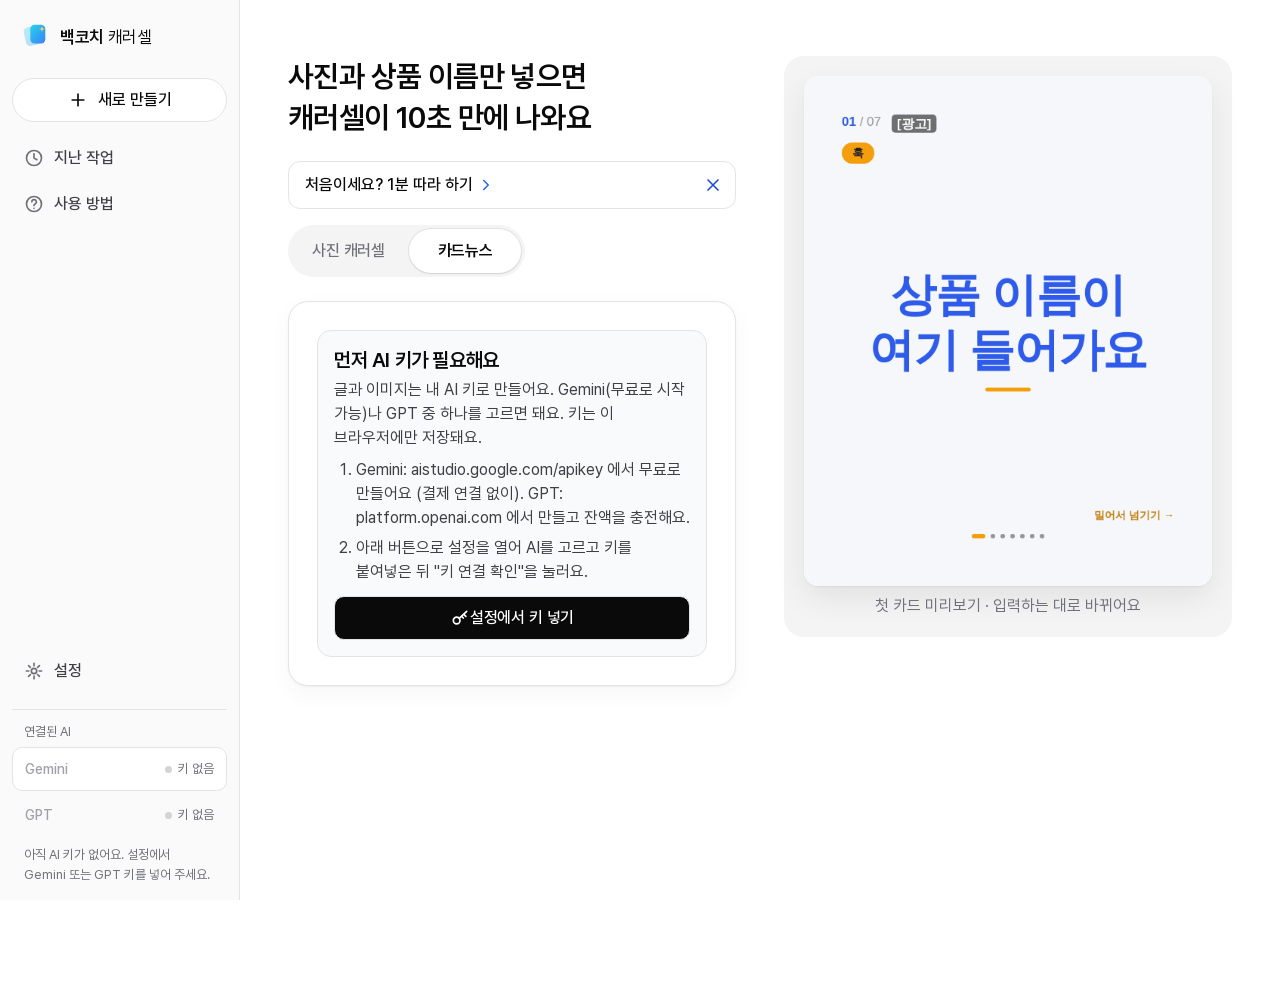
<file: index.html>
<!doctype html>
<html lang="ko">
<head>
  <meta charset="utf-8">
  <meta name="viewport" content="width=device-width, initial-scale=1">
  <title>백코치 캐러셀 메이커</title>
  <meta name="description" content="상품 사진으로 인스타 캐러셀과 캡션을 만들어 주는 도구. 내 AI 키(Gemini 또는 GPT)로 동작하고, 입력한 내용은 내 브라우저 밖으로 보내지 않아요.">
  <link rel="icon" type="image/png" href="icons/128.png">
  <link rel="stylesheet" href="sidepanel.css">
  <link rel="stylesheet" href="theme.css">
  <link rel="stylesheet" href="lib/phone-frame.css">
  <link rel="stylesheet" href="desktop.css">
</head>
<body data-phase="loading">
  <header class="topbar" id="topbar">
    <h1 class="brand"><span id="brand-logo"></span><span class="brand-text">백코치 <span class="h1-sub">캐러셀</span></span></h1>
    <button type="button" id="status-chip" class="status-chip" hidden></button>
    <div class="topbar-actions">
      <button type="button" id="btn-nav-new" class="btn nav-only" aria-label="새로 만들기" data-icon="plus"><span class="nav-label">새로 만들기</span></button>
      <button type="button" id="btn-guide" class="btn help-btn" aria-label="사용 방법" title="사용 방법" data-icon="help"><span class="help-label">사용 방법</span></button>
      <button type="button" id="btn-history" class="btn icon-btn" aria-label="지난 작업" title="지난 작업" data-icon="clock"><span class="nav-label">지난 작업</span></button>
      <button type="button" id="btn-settings" class="btn icon-btn" aria-label="설정" title="설정" data-icon="gear"><span class="nav-label">설정</span></button>
    </div>
    <div class="nav-only nav-foot" id="nav-ai" role="group" aria-label="연결된 AI"></div>
  </header>

  <div id="alerts" aria-live="assertive"></div>

  <main id="app">
    <div id="banner" hidden></div>
    <div id="hero"></div>
    <div id="modebar"></div>
    <div id="livepreview"></div>
    <div id="strip"></div>
    <div id="notices"></div>
    <div id="decision" hidden></div>
    <div id="stage"></div>
    <div id="phone" hidden></div>
    <section id="sheet" hidden aria-label="편집 도구">
      <div class="tabs" role="tablist" aria-label="편집 도구">
        <button type="button" role="tab" id="tabbtn-edit" aria-controls="tab-edit" aria-selected="true" data-tab="edit" data-icon="pen">카드 편집</button>
        <button type="button" role="tab" id="tabbtn-review" aria-controls="tab-review" aria-selected="false" data-tab="review" data-icon="search">검수</button>
        <button type="button" role="tab" id="tabbtn-caption" aria-controls="tab-caption" aria-selected="false" data-tab="caption" data-icon="bubble">캡션</button>
      </div>
      <div id="tab-edit" role="tabpanel" aria-labelledby="tabbtn-edit"></div>
      <div id="tab-review" role="tabpanel" aria-labelledby="tabbtn-review" hidden></div>
      <div id="tab-caption" role="tabpanel" aria-labelledby="tabbtn-caption" hidden></div>
    </section>
  </main>

  <footer id="dock" class="dock" hidden>
    <div id="chat-log" class="chat-log" hidden aria-live="polite"></div>
    <div id="chat-hints" class="chat-hints" role="group" aria-label="이렇게 말해 보세요" hidden></div>
    <form id="chat-form" class="chat-form" autocomplete="off">
      <input id="chat-input" class="input" type="text" placeholder="말로 고쳐요. 예: 3번 짧게, 베이지로" aria-label="말로 수정하기">
      <button type="button" id="chat-mic" class="btn btn-mic" aria-label="말로 입력(마이크)" aria-pressed="false" data-icon="mic" hidden><span class="lbl mic-lbl" hidden>듣는 중</span></button>
      <button type="submit" id="chat-send" class="btn btn-primary" aria-label="보내기" data-icon="send"><span class="lbl">보내기</span></button>
    </form>
    <button type="button" id="btn-export" class="btn btn-primary btn-block btn-export" >내보내기</button>
  </footer>

  <div id="overlay" class="overlay" hidden></div>
  <script src="chrome-shim.js"></script>
  <script type="module" src="background.js"></script>
  <script type="module" src="sidepanel.js"></script>
</body>
</html>
</file>
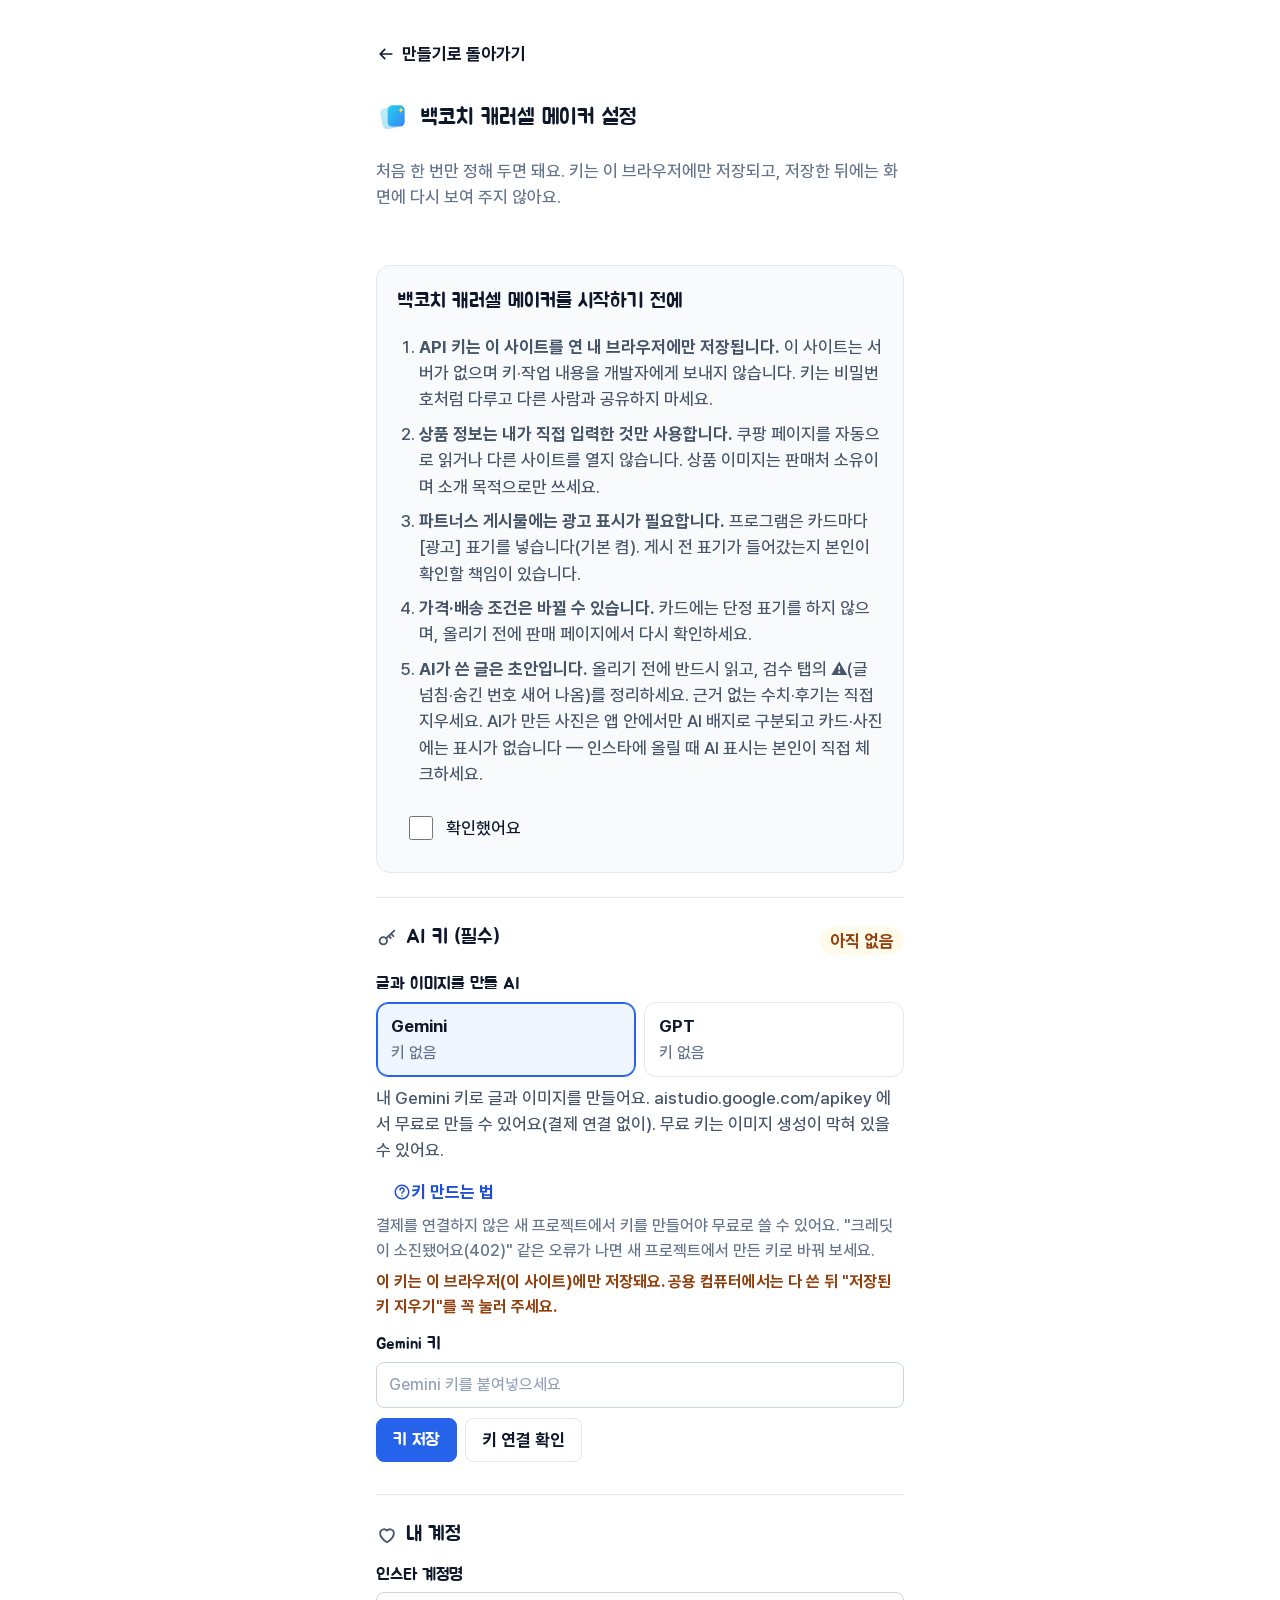
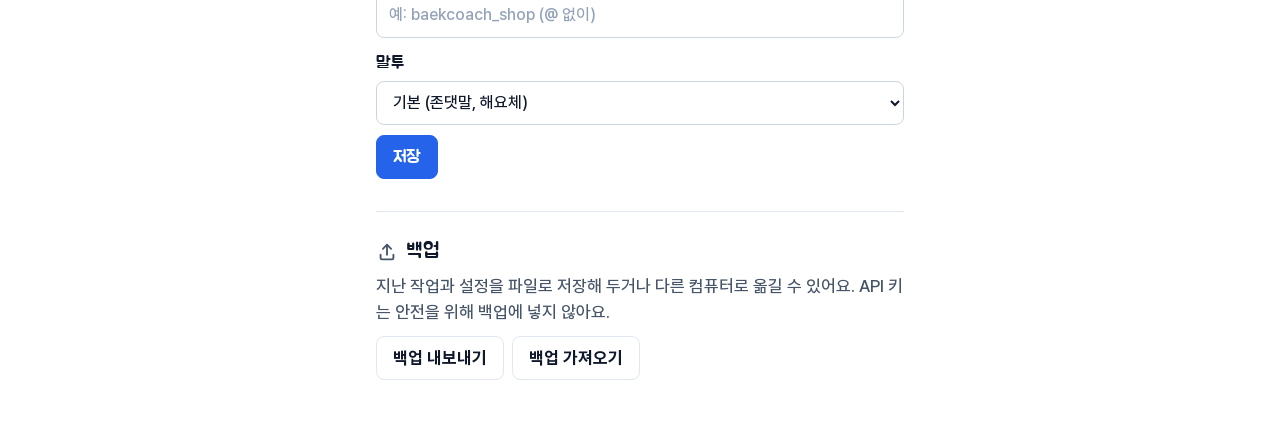
<file: settings.html>
<!doctype html>
<html lang="ko">
<head>
  <meta charset="utf-8">
  <meta name="viewport" content="width=device-width, initial-scale=1">
  <title>백코치 캐러셀 메이커 — 설정</title>
  <meta name="description" content="백코치 캐러셀 메이커 설정: AI 키(Gemini 또는 GPT), 계정명, 말투, 백업.">
  <link rel="icon" type="image/png" href="icons/128.png">
  <link rel="stylesheet" href="options.css">
  <link rel="stylesheet" href="theme.css">
  <link rel="stylesheet" href="lib/phone-frame.css">
</head>
<body>
  <main id="options">
    <h1>백코치 캐러셀 메이커 설정</h1>
    <p class="muted" id="intro">처음 한 번만 정해 두면 돼요. 키는 이 브라우저에만 저장되고, 저장한 뒤에는 화면에 다시 보여 주지 않아요.</p>
    <div id="alerts" aria-live="assertive"></div>
    <section class="panel" id="notice-section" aria-label="처음 읽어 주세요"></section>
    <section class="panel" id="gemini-section" aria-labelledby="gemini-h"></section>
    <section class="panel" id="account-section" aria-labelledby="account-h"></section>
    <section class="panel" id="backup-section" aria-labelledby="backup-h"></section>
  </main>
  <script src="chrome-shim.js"></script>
  <script type="module" src="background.js"></script>
  <script type="module" src="options.js"></script>
</body>
</html>
</file>
<file: sidepanel.css>
/* 사이드 패널 스타일 — 폭 360~420px 기준, 글자 16px 이상, 버튼 44px 이상, 흰 바탕 + 브랜드색 + 제품 추출색(--accent). 다크 UI 없음. */
@font-face { font-family: "Pretendard UI"; font-weight: 500; src: url("fonts/Pretendard-Medium-ui.woff2") format("woff2"); }
@font-face { font-family: "Pretendard UI"; font-weight: 700; src: url("fonts/Pretendard-Bold-ui.woff2") format("woff2"); }

:root {
  --brand: #2F5BEA; --brand-dark: #2447c0; --brand-soft: #eaf0ff;
  --accent: #2F5BEA;                 /* 제품 사진에서 뽑은 색(JS 가 바꿈). 글자색이 아니라 띠·막대에만 쓴다 */
  --ink: #1a1f2b; --muted: #566074; --line: #d5dbe8; --soft: #f4f6fb;
  --danger: #b42318; --danger-bg: #fff1f0; --warn: #8a5300; --warn-bg: #fff6e0; --ok: #12703a; --ok-bg: #eaf8ef;
}
* { box-sizing: border-box; }
html, body { margin: 0; background: #fff; color: var(--ink); font: 500 17px/1.5 "Pretendard UI", "Apple SD Gothic Neo", "Malgun Gothic", sans-serif; overflow-wrap: anywhere; word-break: keep-all; }
body.overlay-open { overflow: hidden; }
h1, h2, h3, p, ul, ol { margin: 0; }
h1 { font-size: 19px; line-height: 1.2; font-weight: 700; color: var(--brand); white-space: nowrap; }
h2 { font-size: 20px; line-height: 1.35; font-weight: 700; margin-bottom: 8px; }
h3 { font-size: 18px; line-height: 1.35; font-weight: 700; margin: 0 0 8px; }
button { font: inherit; color: inherit; }
button:focus-visible, input:focus-visible, textarea:focus-visible, summary:focus-visible, [tabindex]:focus-visible { outline: 3px solid #2F5BEA88; outline-offset: 2px; }
a { color: var(--brand-dark); }

.muted { color: var(--muted); }
.small { font-size: 16px; line-height: 1.45; }
.center { text-align: center; }
.grow { flex: 1 1 auto; }
.warn-text { color: var(--warn); font-weight: 700; }
.warn-line { color: var(--warn); font-weight: 700; margin: 6px 0; }
.ok-line { color: var(--ok); font-weight: 700; margin: 6px 0; }

/* 상단 줄 */
.topbar { position: sticky; top: 0; z-index: 20; display: flex; align-items: center; gap: 8px; min-height: 56px; padding: 6px 12px; background: #fff; border-bottom: 1px solid var(--line); }
.topbar-actions { display: flex; gap: 6px; margin-left: auto; }
.topbar .btn { white-space: nowrap; padding: 8px 10px; }
.status-chip { min-height: 44px; padding: 4px 10px; border-radius: 999px; border: 2px solid var(--ok); background: var(--ok-bg); color: var(--ok); font-weight: 700; cursor: pointer; white-space: nowrap; }
.status-chip[data-level="warn"] { border-color: #c77700; background: var(--warn-bg); color: var(--warn); }
.status-chip[hidden] { display: none; }

main { max-width: 480px; margin: 0 auto; padding: 12px 12px 20px; display: flex; flex-direction: column; gap: 12px; }
main > [hidden] { display: none; }
#alerts { padding: 0 12px; max-width: 504px; margin: 0 auto; }
#alerts:empty { display: none; }

/* 버튼 */
.btn { display: inline-flex; align-items: center; justify-content: center; min-height: 44px; min-width: 44px; padding: 8px 14px; border: 1.5px solid #aeb7cb; border-radius: 12px; background: #fff; font-weight: 700; line-height: 1.25; cursor: pointer; text-align: center; }
.btn:hover:not(:disabled) { background: var(--soft); }
.btn:disabled { opacity: .55; cursor: not-allowed; }
.btn-primary { background: var(--brand); border-color: var(--brand); color: #fff; }
.btn-primary:hover:not(:disabled) { background: var(--brand-dark); }
.btn-warn { background: var(--warn-bg); border-color: #c77700; color: var(--warn); }
.btn-quiet { border-color: transparent; background: transparent; color: var(--brand-dark); text-decoration: underline; }
.btn-big { min-height: 56px; font-size: 19px; }
.btn-block { display: flex; width: 100%; }
.btn-mic { flex: none; width: 44px; padding: 0; }
.btn-mic[aria-pressed="true"] { background: var(--danger-bg); border-color: var(--danger); width: auto; padding: 0 10px; }
.btn-row { display: flex; flex-wrap: wrap; gap: 8px; align-items: center; margin: 8px 0; }
.btn-row > .btn { flex: 1 1 auto; }

/* 카드(상자) */
.card { border: 1.5px solid var(--line); border-radius: 16px; padding: 14px; background: #fff; }
.notice-card { border-color: var(--brand); background: var(--brand-soft); }
.banner { border-color: #c77700; background: var(--warn-bg); }
.steps { padding-left: 22px; margin: 8px 0 12px; display: flex; flex-direction: column; gap: 6px; }
.group { padding: 14px 0; border-top: 1px solid var(--line); }
.group:first-child { border-top: 0; padding-top: 6px; }
.stack { display: flex; flex-direction: column; gap: 8px; margin: 8px 0; }

/* 상품 띠 */
.strip-row { display: flex; gap: 12px; align-items: center; }
.strip-text { flex: 1 1 auto; min-width: 0; }
.strip-title { font-weight: 700; display: -webkit-box; -webkit-line-clamp: 2; -webkit-box-orient: vertical; overflow: hidden; }
.strip-price { color: var(--brand-dark); font-weight: 700; }
.strip { border-top: 5px solid var(--accent); }
.strip-compact { display: flex; gap: 10px; align-items: center; padding: 8px 12px; }
.strip-compact .strip-title { -webkit-line-clamp: 1; }
.thumb { flex: none; border-radius: 10px; overflow: hidden; background: var(--soft); display: flex; align-items: center; justify-content: center; text-align: center; }
.thumb img { width: 100%; height: 100%; object-fit: cover; display: block; }
.thumb-empty { font-size: 16px; line-height: 1.2; color: var(--muted); padding: 2px; }

/* 입력 */
.input { display: block; width: 100%; min-height: 44px; padding: 10px 12px; border: 1.5px solid #aeb7cb; border-radius: 10px; font: 500 16px/1.5 "Pretendard UI", "Apple SD Gothic Neo", "Malgun Gothic", sans-serif; color: var(--ink); background: #fff; resize: vertical; }
textarea.input { min-height: 88px; }
.label { display: block; font-weight: 700; margin: 10px 0 4px; }
.label-row { display: flex; align-items: baseline; justify-content: space-between; gap: 8px; }
.label-row .label, .label-row h3 { margin: 10px 0 4px; }
.count { color: var(--muted); font-weight: 700; white-space: nowrap; }
.count.over { color: var(--danger); }
.form { display: flex; flex-direction: column; gap: 6px; }

/* 칩 */
.chips { display: flex; flex-wrap: wrap; gap: 8px; margin: 6px 0; }
.chip { display: inline-flex; align-items: center; gap: 6px; min-height: 44px; padding: 6px 14px; border: 1.5px solid #aeb7cb; border-radius: 999px; background: #fff; font-weight: 700; cursor: pointer; }
.chip[aria-pressed="true"] { background: var(--brand-soft); border-color: var(--brand); color: var(--brand-dark); }
.dot { width: 16px; height: 16px; border-radius: 50%; border: 3px solid #ccc; flex: none; }
.decide-row { display: grid; grid-template-columns: repeat(3, minmax(0, 1fr)); gap: 8px; }
.decide-chip { display: flex; flex-direction: column; align-items: flex-start; min-height: 60px; padding: 6px 10px; border: 1.5px solid var(--line); border-top: 4px solid var(--accent); border-radius: 12px; background: #fff; cursor: pointer; text-align: left; }
.decide-chip[aria-expanded="true"] { background: var(--brand-soft); border-color: var(--brand); }
.decide-chip:disabled { opacity: .7; cursor: default; }
.chip-k { color: var(--muted); font-size: 16px; line-height: 1.2; }
.chip-v { font-weight: 700; line-height: 1.25; overflow-wrap: anywhere; }
.picker { margin-top: 8px; padding: 10px; border-radius: 12px; background: var(--soft); }
.option { display: flex; flex-direction: column; align-items: flex-start; min-height: 44px; padding: 8px 12px; border: 1.5px solid #aeb7cb; border-radius: 12px; background: #fff; cursor: pointer; text-align: left; width: 100%; }
.option[aria-pressed="true"] { border-color: var(--brand); background: var(--brand-soft); }
.option-k { color: var(--muted); }
.option-v { font-weight: 700; }

/* 알림 */
.notices { list-style: none; padding: 0; display: flex; flex-direction: column; gap: 4px; }
.notices li { color: var(--muted); padding-left: 2px; }
.notices li.notice-mock { color: var(--warn); font-weight: 700; background: var(--warn-bg); padding: 6px 10px; border-radius: 8px; }
.error-box { scroll-margin-top: 64px; margin: 8px 0; padding: 10px 12px; border: 1.5px solid var(--danger); border-left-width: 6px; border-radius: 10px; background: var(--danger-bg); }
.error-head { display: flex; align-items: flex-start; justify-content: space-between; gap: 8px; }
.error-where { color: var(--muted); }
pre.raw { white-space: pre-wrap; overflow: auto; max-height: 180px; background: #fff; border: 1px solid var(--line); padding: 8px; border-radius: 8px; font: 500 16px/1.4 ui-monospace, Menlo, Consolas, monospace; }
.warn-box { margin: 8px 0; padding: 10px 12px; border: 1.5px solid #c77700; border-radius: 10px; background: var(--warn-bg); color: var(--ink); }
.ok-box { margin: 8px 0; padding: 10px 12px; border: 1.5px solid var(--ok); border-radius: 10px; background: var(--ok-bg); }
details { margin: 6px 0; }
summary { cursor: pointer; font-weight: 700; min-height: 44px; display: flex; align-items: center; }
details.plain { border: 1px solid var(--line); border-radius: 12px; padding: 0 12px; margin: 8px 0; }
details.plain[open] { padding-bottom: 10px; }

/* 진행 */
.progress { height: 12px; border-radius: 999px; background: var(--soft); overflow: hidden; border: 1px solid var(--line); margin: 8px 0; }
.progress-bar { height: 100%; background: var(--accent); border-radius: 999px; }
.progress-label { font-weight: 700; }

/* 폰 프레임 */
#phone { margin: 4px 0; }
body[data-streaming="1"] .bcpf-canvas { animation: card-in .3s ease-out both; }
@keyframes card-in { from { opacity: 0; transform: translateY(12px); } to { opacity: 1; transform: none; } }
@media (prefers-reduced-motion: reduce) { body[data-streaming="1"] .bcpf-canvas { animation: none; } }

/* 하단 시트 탭 */
#sheet { scroll-margin-top: 56px; }
#sheet.busy { opacity: .6; pointer-events: none; }
.tabs { position: sticky; top: 56px; z-index: 10; display: flex; gap: 4px; background: #fff; border-bottom: 2px solid var(--line); }
.tabs [role=tab] { flex: 1 1 0; min-width: 0; min-height: 48px; padding: 6px 4px; border: 0; border-bottom: 5px solid transparent; background: transparent; font-weight: 700; cursor: pointer; color: var(--muted); }
.tabs [role=tab][aria-selected="true"] { color: var(--brand-dark); border-bottom-color: var(--accent); }
[role=tabpanel] { padding: 12px 0 8px; }
[role=tabpanel][hidden] { display: none; }

/* 카드 편집 */
.card-nav { display: flex; align-items: center; gap: 8px; }
.card-nav-title { flex: 1 1 auto; text-align: center; display: flex; flex-direction: column; min-width: 0; line-height: 1.3; }
.thumbs { display: flex; flex-wrap: wrap; gap: 8px; margin: 8px 0; }
.thumb-btn { width: 64px; height: 64px; padding: 0; border: 3px solid transparent; border-radius: 12px; overflow: hidden; background: var(--soft); cursor: pointer; }
.thumb-btn[aria-pressed="true"] { border-color: var(--brand); }
.thumb-btn img { width: 100%; height: 100%; object-fit: cover; display: block; }
.ai-panel { padding: 10px; border-radius: 12px; background: var(--soft); margin: 8px 0; }
.variant-list { list-style: none; padding: 0; display: flex; flex-direction: column; gap: 10px; margin-top: 10px; }
.variant { border: 1.5px solid var(--line); border-radius: 12px; padding: 10px 12px; }
.variant-head { display: flex; align-items: center; gap: 8px; flex-wrap: wrap; }
.variant-title { font-weight: 700; margin-top: 4px; }
.variant-body { white-space: pre-wrap; margin-bottom: 8px; }
.covers { display: grid; grid-template-columns: repeat(3, minmax(0, 1fr)); gap: 8px; margin-top: 8px; }
.cover-btn { display: flex; flex-direction: column; align-items: center; gap: 4px; padding: 4px; border: 1.5px solid var(--line); border-radius: 10px; background: #fff; cursor: pointer; }
.cover-btn img { width: 100%; aspect-ratio: 4 / 5; object-fit: cover; border-radius: 6px; }
.badge { display: inline-flex; align-items: center; padding: 0 8px; min-height: 26px; border-radius: 999px; font-weight: 700; background: var(--soft); border: 1px solid var(--line); }
.badge-warn { background: var(--warn-bg); border-color: #c77700; color: var(--warn); }
.badge-fact { background: var(--brand-soft); border-color: var(--brand); color: var(--brand-dark); }
.badge-hype { background: var(--warn-bg); color: var(--warn); border-color: #c77700; }
.swatch-row { display: inline-flex; align-items: center; gap: 6px; }
.swatch { width: 28px; height: 28px; border-radius: 8px; border: 2px solid var(--line); display: inline-block; }

/* 근거·검수 */
.score-card { flex-wrap: wrap; display: flex; gap: 12px; align-items: center; padding: 12px; border: 1.5px solid var(--line); border-top: 5px solid var(--accent); border-radius: 16px; }
.score-num { display: flex; align-items: baseline; gap: 2px; flex: none; }
.score-num span:first-child { font-size: 44px; font-weight: 700; line-height: 1; color: var(--brand-dark); }
.score-unit { font-size: 18px; font-weight: 700; }
.score-text { flex: 1 1 150px; min-width: 0; }
.score-card .btn { flex: 1 1 100%; white-space: nowrap; }
.deductions, .format-list, .claims, .checklist, .history-list, .result-list { list-style: none; padding: 0; margin: 0; }
.deductions li, .format-list li, .claims li { padding: 6px 0; border-top: 1px solid var(--line); }
.deductions li:first-child, .format-list li:first-child, .claims li:first-child { border-top: 0; }
.issue { border: 1.5px solid #c77700; border-radius: 14px; padding: 10px 12px; margin: 10px 0; background: #fffdf7; }
.issue-head { display: flex; align-items: center; gap: 8px; }
.issue-head .btn { margin-left: auto; }
.issue-text { font-weight: 700; margin: 6px 0; }
.issue-actions .btn { flex: 1 1 40%; }
.issue-actions .btn[data-fix=evidence] { flex-basis: 100%; }
.evidence-form { margin-top: 6px; }
.claim-text { margin-left: 6px; }
.claim-src { margin: 2px 0 0 4px; }

/* 캡션 */
.preview-box { background: #e9ecf1; color: #2b3240; border-radius: 10px; padding: 10px 12px; white-space: pre-wrap; }
.preview-box .more { color: var(--muted); font-weight: 700; }
pre.final-caption { white-space: pre-wrap; overflow-wrap: anywhere; background: var(--soft); padding: 12px; border-radius: 12px; font: inherit; margin: 8px 0; max-height: 360px; overflow: auto; border: 1px solid var(--line); }

/* 하단 입력줄 */
.dock { position: sticky; bottom: 0; z-index: 15; background: #fff; border-top: 1px solid var(--line); padding: 8px 12px calc(8px + env(safe-area-inset-bottom)); display: flex; flex-direction: column; gap: 8px; }
.dock[hidden] { display: none; }
.chat-log { max-height: 120px; overflow: auto; display: flex; flex-direction: column; gap: 4px; }
.chat-log[hidden] { display: none; }
.bubble { padding: 6px 12px; border-radius: 14px; max-width: 92%; white-space: pre-wrap; }
.bubble-user { align-self: flex-end; background: var(--brand-soft); }
.bubble-assistant { align-self: flex-start; background: var(--soft); }
.chat-form { display: flex; gap: 6px; align-items: center; }
.chat-form .input { flex: 1 1 auto; min-width: 0; }
.chat-form .btn-primary { flex: none; min-width: 72px; }

/* 겹쳐 열리는 시트 */
.overlay { position: fixed; inset: 0; z-index: 50; background: rgba(26, 31, 43, .5); display: flex; align-items: flex-end; justify-content: center; }
.overlay[hidden] { display: none; }
.sheet { background: #fff; width: 100%; max-width: 504px; max-height: 94vh; border-radius: 20px 20px 0 0; display: flex; flex-direction: column; }
.sheet-head { display: flex; align-items: center; justify-content: space-between; gap: 8px; padding: 12px 14px; border-bottom: 1px solid var(--line); }
.sheet-head h2 { margin: 0; }
.sheet-body { overflow: auto; padding: 12px 14px 20px; display: flex; flex-direction: column; gap: 8px; }
.sheet-foot { margin-top: 12px; display: flex; flex-direction: column; gap: 8px; }
.checklist { display: flex; flex-direction: column; gap: 8px; }
.check-item { display: flex; gap: 10px; padding: 10px 12px; border-radius: 12px; border: 1.5px solid var(--line); }
.check-item.bad { border-color: #c77700; background: #fffdf7; }
.check-item.ok { background: #fbfdfb; }
.check-text { min-width: 0; }
.check-text .btn { margin-top: 6px; }
.manual-checks { display: flex; flex-direction: column; gap: 4px; }
.check-row { display: flex; align-items: center; gap: 10px; min-height: 48px; padding: 4px 8px; border-radius: 10px; cursor: pointer; }
.check-row:hover { background: var(--soft); }
.check-row input { width: 24px; height: 24px; flex: none; accent-color: var(--brand); }
.history-item { display: flex; gap: 10px; align-items: center; padding: 10px 0; border-top: 1px solid var(--line); flex-wrap: wrap; }
.history-text { flex: 1 1 140px; min-width: 0; display: flex; flex-direction: column; }
.history-actions { display: flex; gap: 6px; }

/* 검색 결과 */
.result-list { display: flex; flex-direction: column; gap: 8px; margin-top: 10px; }
.result-btn { display: flex; align-items: center; gap: 10px; width: 100%; min-height: 64px; padding: 6px 10px; border: 1.5px solid var(--line); border-radius: 12px; background: #fff; text-align: left; cursor: pointer; }
.result-text { flex: 1 1 auto; min-width: 0; display: flex; flex-direction: column; }
.result-title { display: -webkit-box; -webkit-line-clamp: 2; -webkit-box-orient: vertical; overflow: hidden; font-weight: 700; }
.result-price { color: var(--brand-dark); }
.result-go { flex: none; color: var(--brand-dark); font-weight: 700; }
.make-wrap { display: flex; flex-direction: column; gap: 6px; }

/* 토스트 */
.toast { position: fixed; left: 50%; bottom: 150px; transform: translateX(-50%); z-index: 80; max-width: min(92vw, 440px); padding: 10px 16px; border-radius: 12px; background: #1a1f2b; color: #fff; font-weight: 700; opacity: 0; pointer-events: none; transition: opacity .15s; }
.toast.show { opacity: 1; }
.toast-warn { background: #7a4a00; }

.card > .btn-block { margin-top: 8px; }

#stage { display: flex; flex-direction: column; gap: 12px; }
#stage:empty { display: none; }

/* ───── 웹 버전(html.web): 브라우저 전체 화면 반응형 ─────
   폭 ≤ 480px(휴대폰)은 패널과 같은 한 줄 구성, 그 위는 가운데 정렬, 1040px 이상은 왼쪽 폰 프레임 고정 + 오른쪽 작업 칸 2단 */
.web main { max-width: 560px; }
.web .topbar { padding-inline: max(12px, calc((100% - 560px) / 2 + 12px)); }
.web .dock { padding-inline: max(12px, calc((100% - 560px) / 2 + 12px)); }
.web .sheet { max-width: 560px; }
@media (min-width: 1040px) {
  .web .topbar { padding-inline: max(16px, calc((100% - 1004px) / 2)); }
  body[data-phone] #app { display: grid; grid-template-columns: 520px minmax(0, 560px); column-gap: 24px; align-items: start; justify-content: center; max-width: 1104px; }
  body[data-phone] #app > * { grid-column: 2; }
  body[data-phone] #app > #phone { grid-column: 1; grid-row: 1 / span 12; position: sticky; top: 72px; align-self: start; }
  .web .dock { padding-left: max(16px, calc((100% - 1104px) / 2 + 544px)); padding-right: max(16px, calc((100% - 1104px) / 2)); }
  .web .tabs { top: 56px; }
}

/* ───── 두 가지 버전: 카드뉴스 / 사진 캐러셀 ───── */
.mode-tabs { display: grid; grid-template-columns: repeat(2, minmax(0, 1fr)); gap: 10px; }
.mode-tab { display: flex; flex-direction: column; align-items: center; gap: 6px; min-height: 150px; padding: 12px 8px; border: 2px solid var(--line); border-radius: 16px; background: #fff; cursor: pointer; text-align: center; }
.mode-tab[aria-selected="true"] { border-color: var(--brand); background: var(--brand-soft); box-shadow: 0 0 0 2px var(--brand) inset; }
.mode-name { font-weight: 700; font-size: 18px; line-height: 1.25; }
.mode-desc { color: var(--muted); line-height: 1.35; }
.mode-ex { position: relative; display: block; width: 52px; height: 65px; border-radius: 8px; overflow: hidden; border: 1px solid var(--line); flex: none; }
.ex-cardnews { background: #F5F7FB; padding: 8px 6px; }
.ex-cardnews i { display: block; border-radius: 3px; }
.ex-chip { width: 14px; height: 6px; background: #F59E0B; margin-bottom: 6px; }
.ex-title { width: 36px; height: 9px; background: var(--brand); margin-bottom: 7px; }
.ex-line { width: 32px; height: 5px; background: #b8c0d4; margin-bottom: 4px; }
.ex-line.short { width: 22px; }
.ex-photo { background: linear-gradient(160deg, #7dd3fc 0%, #fde68a 55%, #fb923c 100%); display: flex; align-items: flex-end; justify-content: center; padding-bottom: 6px; }
.sp-text { white-space: pre; color: #fff; font-weight: 700; line-height: 1.05; text-align: center; }
.ex-photo .sp-text { font-size: 16px; -webkit-text-stroke: 3px #111; paint-order: stroke fill; }

.style-grid { display: grid; grid-template-columns: repeat(2, minmax(0, 1fr)); gap: 10px; margin: 8px 0; }
.style-btn { display: flex; flex-direction: column; align-items: center; gap: 4px; padding: 8px; border: 2px solid var(--line); border-radius: 14px; background: #fff; cursor: pointer; text-align: center; min-height: 44px; }
.style-btn[aria-pressed="true"] { border-color: var(--brand); background: var(--brand-soft); }
.style-name { font-weight: 700; }
.style-preview { position: relative; display: flex; width: 100%; height: 76px; border-radius: 10px; overflow: hidden; background: linear-gradient(160deg, #7dd3fc 0%, #fde68a 55%, #fb923c 100%); align-items: center; justify-content: center; }
.style-preview .sp-text { position: relative; font-size: 17px; z-index: 1; }
.sp-outline .sp-text { -webkit-text-stroke: 4px #111; paint-order: stroke fill; }
.sp-gradient { align-items: flex-end; justify-content: flex-start; padding: 6px 8px; }
.sp-gradient .sp-grad { position: absolute; left: 0; right: 0; bottom: 0; height: 70%; background: linear-gradient(180deg, rgba(0,0,0,0), rgba(0,0,0,.8)); }
.sp-gradient .sp-text { text-align: left; text-shadow: 0 1px 3px rgba(0,0,0,.6); }
.sp-band { align-items: center; }
.sp-band .sp-text { background: rgba(0,0,0,.62); padding: 3px 10px; width: 100%; }
.sp-shadow .sp-text { text-shadow: 0 2px 6px rgba(0,0,0,.9), 0 0 3px rgba(0,0,0,.8); }

.photo-list { list-style: none; padding: 0; margin: 10px 0; display: flex; flex-direction: column; gap: 8px; }
.photo-item { display: flex; align-items: center; gap: 8px; padding: 6px 8px; border: 1.5px solid var(--line); border-radius: 12px; flex-wrap: wrap; }
.photo-no { flex: 1 1 70px; font-weight: 700; min-width: 0; }
.photo-btns { display: flex; gap: 6px; }
.photo-btns .btn { padding: 8px 10px; }
.web-photo { display: flex; flex-direction: column; align-items: center; gap: 2px; }

.decide-chip.static { cursor: default; background: var(--soft); }
.line-row { margin-bottom: 4px; }
.line-edit { display: flex; gap: 8px; align-items: center; }
.line-edit .input { flex: 1 1 auto; min-width: 0; }
.words { display: flex; flex-wrap: wrap; gap: 6px; margin: 6px 0; }
.chip.word[aria-pressed="true"] { background: #FFE14D; border-color: #c9a800; color: #1a1f2b; }

.line-edit .btn { flex: none; white-space: nowrap; padding: 8px 10px; }
</file>
<file: theme.css>
/* 차분한 앱 테마 (2026-10-28 재설계) — sidepanel.css / options.css 뒤에 불러 색·모양만 덮어쓴다.
   원칙: 눈에 띄는 것은 하나(첫 카드 미리보기·주 버튼), 나머지는 조용하게. 강조색은 파랑 #2563EB 하나. 구분은 상자 대신 여백과 1px 실선.
   Pretendard UI 한 가족(500/700, 800 쓰지 않음), 제목 자간 -0.02em. 둥근 정도: 입력·작은 버튼 8px · 시트·미리보기 14px · 알약은 주 버튼과 세그먼트만.
   그림자는 미리보기와 떠 있는 시트에만. 움직임은 카드 도착 페이드 하나. 글자 16px+, 버튼 44px+, 키보드 포커스 2px 파랑. */

:root {
  --ink: #0F172A; --body: #475569; --sub: #64748B; --line: #E2E8F0; --zone: #F8FAFC; --track: #F1F5F9;
  --blue: #2563EB; --blue-dark: #1D4ED8; --blue-soft: #EFF6FF;
  --teal: #0E7490; --amber: #B45309; --amber-soft: #FFFBEB; --red: #DC2626; --danger: #B42318; --danger-bg: #FEF3F2;
  /* 예전 이름(다른 CSS·JS 인라인이 아직 쓰는 것)은 새 값으로 연결 */
  --green: #2563EB; --green-text: #1D4ED8; --green-soft: #EFF6FF; --mint: #0E7490; --soft: #F8FAFC; --gray: #F1F5F9; --muted: #64748B;
  --brand: #1D4ED8; --brand-dark: #1E40AF; --brand-soft: #EFF6FF; --ok: #0E7490; --ok-bg: #ECFEFF; --warn: #92400E; --warn-bg: #FFFBEB;
  --pill: 9999px; --r-input: 8px; --r-sheet: 14px;
  --shadow-1: 0 1px 3px rgba(15, 23, 42, .12);
  --shadow-float: 0 12px 32px rgba(15, 23, 42, .14);
}
html, body { background: #fff; color: var(--ink); }
p, li { color: var(--body); }
a { color: var(--blue-dark); }
.muted { color: var(--sub); }
.ico { flex: none; vertical-align: -4px; }
.btn .ico, summary .ico { margin-right: 6px; }
.btn .ico:only-child { margin-right: 0; }
button:focus-visible, input:focus-visible, textarea:focus-visible, select:focus-visible, summary:focus-visible, a:focus-visible, [tabindex]:focus-visible { outline: 2px solid var(--blue); outline-offset: 2px; }

/* 글씨 위계: 화면 제목 700 · 섹션 제목/라벨 700(600 은 700 파일로) · 본문 500 */
h1, h2, h3, .hero-title, .guide-title { font-weight: 700; letter-spacing: -0.02em; color: var(--ink); }
h1 { font-size: 17px; }
h2 { font-size: 20px; }
h3 { font-size: 17px; }
.label, summary, .fold > summary, .chip-v, .score-num span:first-child { font-weight: 700; }
.label { color: var(--ink); }

/* ── 구조(배치) 규칙: 이전 테마에서 이어 온 것. 색·모양은 아래 새 규칙이 덮어쓴다 ── */
/* 글씨체 고르기: 가로로 밀어 보는 칩 */
.font-scroll { display: flex; gap: 10px; overflow-x: auto; padding: 4px 2px 12px; margin: 6px -2px 0; scroll-snap-type: x proximity; -webkit-overflow-scrolling: touch; }
.font-chip { position: relative; flex: none; width: 132px; min-height: 96px; display: flex; flex-direction: column; align-items: flex-start; gap: 2px; padding: 10px 12px; text-align: left; border: 1.5px solid var(--line); border-radius: 18px; background: #fff; box-shadow: var(--shadow-sm); cursor: pointer; scroll-snap-align: start; transition: transform .15s ease, box-shadow .15s ease; }
.font-chip:hover { transform: translateY(-1px); box-shadow: 0 8px 18px rgba(17, 24, 39, .08); }
.font-chip:active { transform: scale(.97); }
.font-chip[aria-pressed="true"] { border-color: var(--green); background: var(--green-soft); }
.font-sample { font-size: 22px; line-height: 1.25; white-space: nowrap; color: var(--ink); }
.font-name { font-size: 16px; font-weight: 700; color: var(--ink); }
.font-desc { font-size: 16px; color: var(--sub); line-height: 1.25; }
.font-skel { display: none; position: absolute; left: 12px; right: 12px; top: 14px; height: 26px; border-radius: 10px; background: linear-gradient(100deg, #F3F4F6 30%, #fff 50%, #F3F4F6 70%); background-size: 300% 100%; animation: skel 1.3s linear infinite; }
.font-chip.loading .font-skel { display: block; }
.font-chip.loading .font-sample { visibility: hidden; }
@keyframes skel { from { background-position: 100% 0; } to { background-position: -100% 0; } }

/* 웹 2단·넓은 여백 */
@media (min-width: 1040px) { .web .tabs { top: 60px; } .web main { padding-top: 24px; } .hero-title { font-size: 40px; } }
.web .topbar, .web .dock { background: rgba(255, 255, 255, .92); }

/* 움직임 끄기 */
@media (prefers-reduced-motion: reduce) {
  *, *::before, *::after { animation: none !important; transition: none !important; }
  .btn:hover, .btn:active, .chip:active, .mode-tab:hover, .mode-tab:active, .font-chip:hover, .font-chip:active { transform: none !important; }
}
#modebar:empty, #strip:empty, #notices:empty, #banner:empty, #hero:empty { display: none; }

/* ───── 설정 화면(options.html) ───── */
#options > h1 { font-size: 26px; display: flex; align-items: center; gap: 10px; }
#options .panel { border: 1px solid var(--line); border-radius: var(--radius); background: #fff; box-shadow: var(--shadow); padding: 20px; }
#options .panel.attention { background: var(--zone, #F8FAFC); border-color: var(--line); }
#options .panel h2 { display: flex; align-items: center; gap: 8px; }
#options .panel h2 .ico { color: var(--green); }
.back-link { display: inline-flex; align-items: center; gap: 6px; min-height: 44px; padding: 0 18px; border-radius: var(--pill); background: #fff; border: 1.5px solid var(--line); color: var(--ink); text-decoration: none; font-weight: 700; align-self: flex-start; transition: transform .15s, box-shadow .15s; }
.back-link:hover { transform: translateY(-1px); box-shadow: 0 6px 16px rgba(17, 24, 39, .08); }
.result-box { border-radius: 16px; border-color: #7ED9A5; background: var(--green-soft); }
.seg span { border-radius: var(--pill); border: 1.5px solid transparent; background: var(--gray); color: var(--body); }
.seg input:checked + span { background: var(--green-soft); border-color: #7ED9A5; color: var(--green-text); }
.radio-list .check-row { border: 1.5px solid var(--line); border-radius: 16px; }
.radio-list .check-row:has(input:checked) { border-color: var(--green); background: var(--green-soft); }
.logo-preview { border-radius: 16px; border: 1.5px dashed #D1D5DB; background: var(--soft); }
#options .btn-primary { background: var(--green); border-color: var(--green); }

/* ───── 깔끔하게: 접힌 영역 · 작은 링크 ───── */
.help-btn { width: auto !important; border-radius: var(--pill) !important; padding: 0 14px !important; gap: 6px; color: var(--ink) !important; font-weight: 700; }
.help-btn .ico { margin: 0; color: var(--body); }
@media (max-width: 400px) { .help-label { display: none; } .help-btn { width: 44px !important; padding: 0 !important; } }
@media (max-width: 480px) { .topbar:has(#status-chip:not([hidden])) .help-label { display: none; } .topbar:has(#status-chip:not([hidden])) .help-btn { width: 44px !important; padding: 0 !important; } } /* 좁을 때만 글자 숨김 — 아이콘은 항상 */
.more { border: 1px dashed #D1D5DB; border-radius: 20px; background: transparent; padding: 0 14px; }
.more > summary { min-height: 48px; display: flex; align-items: center; gap: 8px; color: var(--body); font-weight: 700; list-style: none; cursor: pointer; }
.more > summary::-webkit-details-marker { display: none; }
.more > summary .ico { color: var(--green); }
.more > summary::after { content: ""; margin-left: auto; width: 10px; height: 10px; border-right: 2px solid var(--sub); border-bottom: 2px solid var(--sub); transform: rotate(45deg) translate(-2px, -2px); transition: transform .2s; }
.more[open] > summary::after { transform: rotate(-135deg); }
.more[open] { background: var(--soft); border-style: solid; border-color: var(--line); padding-bottom: 12px; }
.more-body { display: flex; flex-direction: column; gap: 12px; }
.more-body .card { box-shadow: none; }
.link-btn { display: inline-flex; align-items: center; justify-content: center; gap: 6px; min-height: 44px; padding: 0 12px; background: none; border: 0; color: var(--sub); font-weight: 600; text-decoration: underline; text-underline-offset: 3px; cursor: pointer; align-self: center; text-align: center; }
.link-btn:hover { color: var(--ink); }
.strip-actions .btn { border-color: transparent; background: var(--gray); color: var(--body); font-weight: 600; }

/* 결과 화면: 접는 섹션 카드 */
.fold { border: 1px solid var(--line); border-radius: 18px; margin: 10px 0; background: #fff; }
.fold > summary { min-height: 52px; padding: 0 14px; display: flex; align-items: center; gap: 8px; list-style: none; cursor: pointer; font-weight: 700; letter-spacing: -0.02em; font-size: 17px; color: var(--ink); }
.fold > summary::-webkit-details-marker { display: none; }
.fold > summary .ico { color: var(--green); }
.fold > summary::after { content: ""; margin-left: auto; width: 9px; height: 9px; border-right: 2px solid var(--sub); border-bottom: 2px solid var(--sub); transform: rotate(45deg) translate(-2px, -2px); transition: transform .2s; }
.fold[open] > summary::after { transform: rotate(-135deg); }
.fold-body { padding: 0 14px 14px; }
.fold-body > h3:first-child { display: none; }

/* 첫 방문 3단계 띠 */
.guide-band { background: var(--zone, #F8FAFC); border-color: var(--line); padding: 14px; box-shadow: none; }
.band-head { display: flex; align-items: center; justify-content: space-between; gap: 8px; }
.band-close { min-width: 44px; padding: 0; color: var(--sub); }
.band-steps { display: flex; align-items: flex-start; justify-content: space-between; gap: 4px; margin: 8px 0 10px; }
.band-step { flex: 1 1 0; min-width: 0; display: flex; flex-direction: column; align-items: center; gap: 6px; text-align: center; }
.band-no { width: 36px; height: 36px; border-radius: 50%; display: inline-flex; align-items: center; justify-content: center; background: var(--green); color: #fff; font-weight: 700; }
.band-txt { font-weight: 700; color: var(--ink); line-height: 1.3; }
.band-arrow { color: var(--sub); margin-top: 8px; flex: none; }

/* 사용 방법 모달 */
.pill-badge { display: inline-flex; align-items: center; gap: 7px; min-height: 32px; padding: 0 14px; background: #fff; border: 1px solid var(--line); border-radius: var(--pill); font-weight: 700; box-shadow: var(--shadow-sm); }
.pill-badge::before { content: ""; width: 8px; height: 8px; border-radius: 50%; background: var(--green); }
.guide-body { gap: 4px; }
.guide-title { font-size: 28px; line-height: 1.3; text-align: center; margin: 6px 0 8px; }
.guide-sub { text-align: center; color: var(--sub); margin-bottom: 8px; }
.guide-h { margin: 18px 0 8px; font-size: 19px; }
.qs-grid { display: grid; gap: 10px; grid-template-columns: 1fr; }
.qs-card { position: relative; display: flex; flex-direction: column; gap: 2px; padding: 16px; border: 1px solid var(--line); border-radius: 20px; background: #fff; box-shadow: var(--shadow-sm); }
.qs-icon { width: 48px; height: 48px; border-radius: 50%; display: inline-flex; align-items: center; justify-content: center; margin-bottom: 6px; }
.qs-green .qs-icon { background: var(--green-soft); color: var(--green-text); }
.qs-sky .qs-icon { background: #E0F2FE; color: #0369A1; }
.qs-yellow .qs-icon { background: #FEF9C3; color: #854D0E; }
.qs-step { color: var(--sub); font-size: 16px; font-weight: 700; letter-spacing: .04em; }
.qs-title { font-size: 18px; font-weight: 700; letter-spacing: -0.02em; color: var(--ink); }
.qs-line { color: var(--sub); }
.qs-done { position: absolute; top: 14px; right: 14px; padding: 2px 12px; border-radius: var(--pill); background: var(--green); color: #fff; font-weight: 700; }
.guide-steps { list-style: none; padding: 0; margin: 0; display: flex; flex-direction: column; gap: 10px; }
.guide-step { display: grid; grid-template-columns: 36px 1fr; gap: 4px 12px; align-items: start; padding: 14px; border: 1px solid var(--line); border-radius: 18px; background: #fff; }
.guide-no { width: 36px; height: 36px; border-radius: 50%; display: inline-flex; align-items: center; justify-content: center; background: var(--green-soft); color: var(--green-text); font-weight: 700; }
.guide-step-text strong { color: var(--ink); font-weight: 700; }
.guide-step-text p { margin-top: 2px; color: var(--body); }
.guide-step .mini { grid-column: 2; }
.faq-list { display: flex; flex-direction: column; gap: 8px; padding-bottom: 12px; }
.faq { border: 1px solid var(--line); border-radius: 16px; padding: 0 14px; background: #fff; }
.faq > summary { min-height: 52px; font-weight: 700; color: var(--ink); }
.faq p { padding-bottom: 12px; color: var(--body); }

/* 단계 옆 작은 화면 도식 (CSS 도형) */
.mini { position: relative; display: flex; align-items: center; gap: 6px; width: 140px; height: 64px; padding: 8px; border-radius: 14px; background: var(--soft); border: 1px solid var(--line); overflow: hidden; }
.mini i { display: block; border-radius: 6px; background: #D1D5DB; }
.mini .m-input { flex: 1; height: 14px; background: #fff; border: 1.5px solid #D1D5DB; }
.mini .m-pill { width: 40px; height: 18px; border-radius: 9px; background: var(--green); }
.mini .m-pill.m-navy { background: var(--ink); }
.mini .m-short { flex: 0 0 40px; }
.mini-make, .mini-link { flex-wrap: wrap; align-content: center; }
.mini-make .m-input, .mini-link .m-input { flex: 1 1 100%; }
.mini .m-card { flex: 1; height: 40px; background: #fff; border: 1.5px solid #D1D5DB; border-radius: 8px; }
.mini .m-card.m-on { border-color: var(--green); background: var(--green-soft); }
.mini .m-phone { width: 34px; height: 44px; background: linear-gradient(160deg, #7dd3fc, #fde68a); border-radius: 6px; }
.mini .m-tabs { flex: 1; height: 16px; border-radius: 8px; background: #E5E7EB; }
.mini .m-score { width: 38px; height: 38px; border-radius: 50%; background: var(--green-soft); border: 4px solid var(--green); }
.mini .m-flag { flex: 1; height: 26px; background: var(--amber-soft); border: 1.5px solid #FCD9A0; }
.mini .m-cap { flex: 1 1 100%; height: 22px; background: #fff; border: 1.5px solid #D1D5DB; border-left: 6px solid var(--green); }
.mini .m-zip { width: 36px; height: 40px; background: #FEF08A; border-radius: 6px; }
.mini .m-arrow { width: 30px; height: 6px; background: var(--ink); border-radius: 3px; }

/* 겹쳐 열리는 시트(모달): 공통 배치 + 넓은 화면에서는 가운데 창 */
.overlay { position: fixed; inset: 0; z-index: 60; display: flex; align-items: flex-end; justify-content: center; }
.overlay[hidden] { display: none; }
.sheet { width: 100%; max-width: 504px; max-height: 94vh; display: flex; flex-direction: column; background: #fff; }
.sheet-head { display: flex; align-items: center; justify-content: space-between; gap: 8px; padding: 12px 16px; }
.sheet-body { overflow: auto; padding: 12px 16px 24px; display: flex; flex-direction: column; gap: 8px; }
body.overlay-open { overflow: hidden; }
.guide-sheet { max-width: 640px; }
@media (min-width: 900px) {
  .overlay { align-items: center; padding: 24px; }
  .sheet { border-radius: 28px; max-height: 88vh; box-shadow: 0 30px 80px rgba(17, 24, 39, .3); }
  .sheet-head { border-radius: 28px 28px 0 0; }
  .qs-grid { grid-template-columns: repeat(3, minmax(0, 1fr)); }
  .guide-step { grid-template-columns: 36px 1fr 150px; align-items: center; }
  .guide-step .mini { grid-column: 3; }
  .guide-sheet { max-width: 760px; }
  .guide-title { font-size: 34px; }
}

@media (max-width: 460px) { .topbar:has(#status-chip:not([hidden])) .brand-text { display: none; } }

/* ─ 앱바: 텍스트 버튼 1개 + 테두리 없는 아이콘 버튼 ─ */
.topbar { min-height: 56px; background: #fff; border-bottom: 1px solid var(--line); box-shadow: none; backdrop-filter: none; gap: 4px; padding: 6px 12px; }
.brand { display: inline-flex; align-items: center; gap: 8px; min-width: 0; font-size: 17px; font-weight: 700; letter-spacing: -0.02em; }
.h1-sub { font-size: inherit; color: var(--ink); }
.topbar .btn { border: 0; background: transparent; box-shadow: none; color: var(--body); border-radius: 8px; padding: 0; width: 44px; }
.topbar .btn:hover { background: var(--track); }
.help-btn { width: auto !important; padding: 0 12px !important; font-weight: 700; color: var(--ink) !important; }
.help-label { display: inline; }
.topbar-actions { gap: 0; }
@media (max-width: 400px) { .h1-sub { display: none; } }
@media (max-width: 460px) { .topbar:has(#status-chip:not([hidden])) .brand-text { display: none; } }
.status-chip { display: inline-flex; align-items: center; gap: 7px; min-height: 44px; padding: 0 10px; border: 0; background: transparent; box-shadow: none; color: var(--ink); font-weight: 700; font-size: 16px; border-radius: 8px; }
.status-chip::before { content: ""; width: 8px; height: 8px; border-radius: 50%; background: var(--teal); flex: none; }
.status-chip[data-level="warn"]::before { background: var(--red); }
.status-chip[data-level="ok"], .status-chip[data-level="warn"] { background: transparent; border: 0; color: var(--ink); }
.status-chip:hover { background: var(--track); }

main { gap: 24px; }

/* ─ 버튼 ─ */
.btn { min-height: 44px; border: 1px solid var(--line); border-radius: 8px; background: #fff; color: var(--ink); font-weight: 700; box-shadow: none; transition: background .12s, border-color .12s; }
.btn:hover:not(:disabled) { background: var(--zone); border-color: #CBD5E1; transform: none; box-shadow: none; }
.btn:active:not(:disabled) { background: var(--track); transform: none; box-shadow: none; }
.btn:disabled { opacity: .45; }
.btn-primary { background: var(--blue); border-color: var(--blue); color: #fff; text-shadow: none; }
.btn-primary:hover:not(:disabled) { background: var(--blue-dark); border-color: var(--blue-dark); box-shadow: none; }
.btn-primary:active:not(:disabled) { background: #1E40AF; }
/* 완전 알약: 주 버튼(만들기·내보내기)과 세그먼트에만 */
.btn-big, #btn-export { border-radius: var(--pill); min-height: 52px; font-size: 17px; font-weight: 700; padding: 0 28px; background: var(--blue); border-color: var(--blue); color: #fff; flex-direction: row; gap: 8px; }
.btn-big:hover:not(:disabled), #btn-export:hover:not(:disabled) { background: var(--blue-dark); border-color: var(--blue-dark); box-shadow: none; }
.btn-big:disabled { background: #CBD5E1; border-color: #CBD5E1; color: #fff; opacity: 1; }
.btn-warn { background: var(--amber-soft); border-color: #FCD9A0; color: var(--warn); }
.btn-quiet { border-color: transparent; background: transparent; color: var(--blue-dark); }
.btn-mic { background: #fff; color: var(--body); }
.btn-mic[aria-pressed="true"] { background: var(--blue-soft); border-color: var(--blue); }
.link-btn { color: var(--sub); text-decoration: underline; text-underline-offset: 3px; font-weight: 500; }
.link-btn:hover { color: var(--ink); }

/* ─ 상자 걷어내기: 평면 + 여백 ─ */
.card, .strip, #sheet, .field-block, .extra { border: 0; border-radius: 0; box-shadow: none; background: transparent; padding: 0; }
.strip::before { display: none; }
.notice-card, .banner, .guide-band, .score-card { background: var(--zone); border: 1px solid var(--line); border-radius: var(--r-sheet); padding: 16px; box-shadow: none; }
.banner { border-color: #FCD9A0; background: var(--amber-soft); }
.notice-card h2 { margin-bottom: 4px; }
.input { border: 1px solid #CBD5E1; border-radius: var(--r-input); background: #fff; color: var(--ink); }
.input:focus { border-color: var(--blue); outline: 2px solid var(--blue); outline-offset: 1px; }
.input::placeholder { color: #94A3B8; }
.thumb, .thumb-btn { border-radius: var(--r-input); background: var(--track); }
.thumb-btn[aria-pressed="true"] { border-color: var(--blue); }
/* AI 로 바꾼 사진·원본 표시(글자는 CSS 로만 — 작은 배지) */
.thumb-btn, .photo-thumb { position: relative; }
.thumb-btn[data-kind]::after, .photo-thumb[data-kind="ai"]::after { position: absolute; left: 4px; bottom: 4px; padding: 0 6px; border-radius: 6px; background: rgba(15, 23, 42, .72); color: #fff; font-size: 12px; line-height: 18px; font-weight: 600; pointer-events: none; }
.thumb-btn[data-kind="ai"]::after, .photo-thumb[data-kind="ai"]::after { content: "AI"; }
.thumb-btn[data-kind="original"]::after { content: "원본"; }
.thumb-empty { color: var(--sub); }
.chip, .tag { min-height: 44px; border: 1px solid var(--line); border-radius: 8px; background: #fff; color: var(--body); font-weight: 500; box-shadow: none; transition: background .12s; }
.chip:hover { background: var(--zone); }
.chip:active { transform: none; box-shadow: none; }
.chip[aria-pressed="true"] { background: var(--blue-soft); border-color: var(--blue); color: var(--blue-dark); font-weight: 700; box-shadow: none; }
.chip.word[aria-pressed="true"] { background: color-mix(in srgb, var(--hl, #FFE14D) 38%, #fff); border-color: var(--hl, #FACC15); color: var(--ink); }
/* 강조 색 견본: 점 + 이름 알약 */
.hl-swatches { display: flex; flex-wrap: wrap; gap: 6px; }
.hl-swatch { display: inline-flex; align-items: center; gap: 6px; min-height: 44px; padding: 0 12px 0 10px; border: 1px solid var(--line); border-radius: 9999px; background: #fff; color: var(--body); cursor: pointer; }
.hl-swatch:hover { background: var(--zone); }
.hl-swatch[aria-pressed="true"] { border-color: var(--ink); box-shadow: inset 0 0 0 1px var(--ink); color: var(--ink); }
.hl-dot { width: 16px; height: 16px; border-radius: 50%; background: var(--c); box-shadow: inset 0 0 0 1px rgba(0, 0, 0, .12); }
.option, .style-btn, .result-btn, .cover-btn { border: 1px solid var(--line); border-radius: var(--r-input); background: #fff; box-shadow: none; }
.option[aria-pressed="true"], .style-btn[aria-pressed="true"] { border-color: var(--blue); background: var(--blue-soft); }
.picker { background: var(--zone); border: 1px solid var(--line); border-radius: var(--r-input); }
details.plain { border: 1px solid var(--line); border-radius: var(--r-input); background: #fff; }
.badge { display: inline-flex; align-items: center; min-height: 28px; padding: 0 10px; border-radius: var(--pill); background: var(--track); border: 0; color: var(--body); font-weight: 700; box-shadow: none; }
.badge::before { display: none; }
.badge-warn, .badge-no { background: var(--amber-soft); color: var(--warn); }
.badge-ok { background: var(--ok-bg); color: var(--teal); }
.badge-fact { background: var(--blue-soft); color: var(--blue-dark); }
.badge-hype { background: var(--amber-soft); color: var(--warn); }

/* ─ 시작 화면 ─ */
#hero { padding: 24px 0 4px; text-align: left; overflow: visible; border-radius: 0; background: none; }
#hero::before, #hero::after, #hero .hero-blob { display: none; }
.hero-title { font-size: 26px; line-height: 1.3; margin: 0; }
#modebar { display: block; }
.mode-tabs { display: inline-flex; gap: 0; padding: 4px; background: var(--track); border-radius: var(--pill); align-self: flex-start; }
.mode-tab { min-height: 44px; min-width: 112px; padding: 0 18px; border: 0; border-radius: var(--pill); background: transparent; box-shadow: none; color: var(--sub); font-size: 16px; font-weight: 500; display: inline-flex; align-items: center; justify-content: center; text-align: center; transition: background .12s, color .12s; }
.mode-tab:hover { transform: none; }
.mode-tab:active { transform: none; }
.mode-tab[aria-selected="true"] { background: #fff; color: var(--ink); font-weight: 700; box-shadow: var(--shadow-1); }
#livepreview { display: flex; flex-direction: column; align-items: center; gap: 8px; }
#livepreview:empty { display: none; }
.preview-frame { width: 100%; max-width: 340px; aspect-ratio: 4 / 5; border-radius: var(--r-sheet); overflow: hidden; background: var(--track); box-shadow: var(--shadow-float); }
.preview-canvas-wrap, .preview-canvas { display: block; width: 100%; height: 100%; }
.preview-note { margin: 0; }
.field-block { display: flex; flex-direction: column; gap: 8px; }
.field-block .label, .extra .label { margin: 8px 0 0; }
.label-row { display: flex; align-items: baseline; justify-content: space-between; }
.make-wrap { gap: 8px; }
.make-wrap .btn { width: 100%; }

/* 사진 썸네일 줄 */
.photo-row { display: flex; gap: 8px; align-items: stretch; overflow-x: auto; padding: 2px 0 4px; }
.photo-list { display: contents; list-style: none; padding: 0; margin: 0; }
.photo-item { position: relative; flex: none; width: 72px; height: 72px; padding: 0; border: 0; background: none; }
.photo-thumb { width: 72px; height: 72px; padding: 0; border: 2px solid transparent; border-radius: var(--r-input); background: var(--track); overflow: hidden; cursor: pointer; display: flex; align-items: center; justify-content: center; }
.photo-thumb img { width: 100%; height: 100%; object-fit: cover; display: block; }
.photo-thumb[aria-pressed="true"] { border-color: var(--blue); }
.photo-item[data-use="0"] .photo-thumb { opacity: .45; }
.photo-no.unused { background: rgba(100, 116, 139, .85); font-size: 12px; min-width: 0; }
.photo-use-note { display: flex; flex-wrap: wrap; align-items: center; gap: 6px 10px; }
.photo-use-note p { margin: 0; flex: 1 1 200px; }
.photo-no { position: absolute; left: 4px; top: 4px; min-width: 24px; padding: 0 6px; border-radius: 6px; background: rgba(15, 23, 42, .72); color: #fff; font-size: 16px; line-height: 22px; font-weight: 700; text-align: center; pointer-events: none; }
.photo-add { flex: none; width: 72px; height: 72px; display: flex; flex-direction: column; align-items: center; justify-content: center; gap: 2px; border: 1px dashed #94A3B8; border-radius: var(--r-input); background: #fff; color: var(--body); cursor: pointer; font-size: 16px; font-weight: 500; }
.photo-add:hover { background: var(--zone); }
.photo-add .ico { margin: 0; }
.photo-actions { display: flex; gap: 8px; margin-top: 8px; }
.photo-actions .btn { flex: 1 1 0; }
.photo-strip { display: flex; flex-direction: column; }

/* 옵션: 목록형 한 줄 */
.more { border: 0; border-top: 1px solid var(--line); border-bottom: 1px solid var(--line); border-radius: 0; background: none; padding: 0; }
.more > summary { min-height: 52px; display: flex; align-items: center; gap: 8px; color: var(--ink); font-weight: 700; }
.more > summary .ico { display: none; }
.more > summary::after { margin-left: auto; width: 8px; height: 8px; border-right: 2px solid var(--sub); border-bottom: 2px solid var(--sub); transform: rotate(-45deg); transition: none; }
.more[open] > summary::after { transform: rotate(45deg); }
.more-hint { color: var(--sub); font-weight: 500; font-size: 16px; margin-left: 4px; }
@media (max-width: 440px) { .more-hint { display: none; } }
.more[open] { background: none; padding-bottom: 8px; }
.more-body { gap: 16px; padding-top: 4px; }
.more-body .extra + .extra { border-top: 1px solid var(--line); padding-top: 12px; }
.extra > summary { min-height: 44px; display: flex; align-items: center; font-weight: 700; color: var(--ink); }
.font-details > summary { font-weight: 700; color: var(--ink); }
.style-preview { border-radius: 6px; height: 56px; }
.style-btn { padding: 8px; gap: 4px; }
.check-row { border-radius: var(--r-input); }
.check-row input { accent-color: var(--blue); }

/* 글씨체 칩 */
.font-scroll { gap: 8px; padding: 4px 2px 8px; }
.font-chip { border: 1px solid var(--line); border-radius: var(--r-input); background: #fff; box-shadow: none; transition: none; }
.font-chip:hover, .font-chip:active { transform: none; box-shadow: none; background: var(--zone); }
.font-chip[aria-pressed="true"] { border-color: var(--blue); background: var(--blue-soft); }
.font-name { color: var(--ink); }
.font-skel { animation: none; background: var(--track); }

/* ─ 결과 화면 ─ */
#phone .bcpf { border-radius: var(--r-sheet); border: 1px solid var(--line); box-shadow: var(--shadow-float); }
.decide-row { gap: 8px; }
.decide-chip { background: transparent; border: 1px solid var(--line); border-top-width: 1px; border-radius: var(--r-input); box-shadow: none; }
.decide-chip[aria-expanded="true"] { border-color: var(--blue); background: transparent; }
.decide-chip.static { background: transparent; border-style: solid; }
.chip-k { color: var(--sub); }
.chip-v { color: var(--ink); font-size: 17px; }
.notices li.notice-mock { background: var(--amber-soft); border-radius: var(--r-input); color: var(--warn); }
.progress { height: 8px; border: 0; background: var(--track); border-radius: var(--pill); }
.progress-bar { background: var(--blue); }
.error-box, .warn-box, .ok-box { border-radius: var(--r-input); }
.ok-box { background: var(--ok-bg); border-color: #A5F3FC; }
body[data-streaming="1"] .bcpf-canvas { animation: fade-in .25s ease-out both; }
@keyframes fade-in { from { opacity: 0; } to { opacity: 1; } }

/* 밑줄형 3탭 */
.tabs { top: 56px; display: flex; gap: 0; padding: 0; margin: 0; background: #fff; border: 0; border-bottom: 1px solid var(--line); border-radius: 0; }
.tabs [role=tab] { flex: 1 1 0; min-height: 48px; display: flex; flex-direction: row; align-items: center; justify-content: center; gap: 6px; border: 0; border-bottom: 2px solid transparent; border-radius: 0; background: transparent; color: var(--sub); font-size: 16px; font-weight: 500; letter-spacing: -0.02em; box-shadow: none; transition: none; }
.tabs [role=tab]:active { transform: none; }
.tabs [role=tab] .ico { color: var(--sub); margin: 0; }
.tabs [role=tab][aria-selected="true"] { background: transparent; color: var(--ink); font-weight: 700; border-bottom-color: var(--blue); box-shadow: none; }
.tabs [role=tab][aria-selected="true"] .ico { color: var(--blue); }
[role=tabpanel]:not([hidden]) { animation: none; }
[role=tabpanel] { padding: 16px 0 8px; }
.group { border-top: 1px solid var(--line); }
.group h3 .ico { color: var(--body); }
.fold { border: 0; border-bottom: 1px solid var(--line); border-radius: 0; margin: 0; background: none; }
.fold > summary { min-height: 52px; padding: 0; font-size: 16px; font-weight: 700; }
.fold > summary .ico { color: var(--body); }
.fold > summary::after { transform: rotate(-45deg); transition: none; }
.fold[open] > summary::after { transform: rotate(45deg); }
.fold-body { padding: 0 0 16px; }
.score-card { border-color: var(--line); background: var(--zone); border-radius: var(--r-sheet); }
.score-num span:first-child { color: var(--ink); }
.issue { border: 1px solid #FCD9A0; border-radius: var(--r-input); background: var(--amber-soft); }
.check-item { border-radius: var(--r-input); }
.check-item.bad { border-color: #FCD9A0; background: var(--amber-soft); }
.preview-box { border-radius: var(--r-input); }
pre.final-caption { border-radius: var(--r-input); }

/* 하단 독 */
.dock { background: #fff; border-top: 1px solid var(--line); border-radius: 0; box-shadow: none; backdrop-filter: none; }
.chat-form .input { border-radius: var(--pill); padding-left: 16px; }
#chat-send { width: 44px; min-width: 44px; padding: 0; border-radius: 50%; }
#chat-send .lbl { position: absolute; width: 1px; height: 1px; overflow: hidden; clip: rect(0 0 0 0); }
#chat-send .ico { margin: 0; }
.bubble { border-radius: 14px; }
.bubble-user { background: var(--blue-soft); }
.bubble-assistant { background: var(--track); }

/* 떠 있는 시트(모달) */
.overlay { background: rgba(15, 23, 42, .45); }
.sheet { background: #fff; border-radius: var(--r-sheet) var(--r-sheet) 0 0; box-shadow: var(--shadow-float); }
.sheet-head { border-bottom: 1px solid var(--line); border-radius: var(--r-sheet) var(--r-sheet) 0 0; background: #fff; }
@media (min-width: 900px) { .sheet { border-radius: var(--r-sheet); } .sheet-head { border-radius: var(--r-sheet) var(--r-sheet) 0 0; } }
.toast { border-radius: 8px; background: var(--ink); box-shadow: var(--shadow-float); }
.toast-warn { background: var(--warn); }

/* 사용 방법 · 설정 */
.pill-badge { background: var(--track); border: 0; box-shadow: none; min-height: 32px; font-weight: 700; }
.pill-badge::before { background: var(--blue); }
.guide-title { font-size: 26px; text-align: left; }
.guide-sub { text-align: left; }
.qs-card, .guide-step, .faq { border: 1px solid var(--line); border-radius: var(--r-input); box-shadow: none; background: #fff; }
.qs-icon { background: var(--track) !important; color: var(--body) !important; border-radius: var(--r-input); }
.qs-done { background: var(--blue); border-radius: var(--pill); }
.guide-no, .band-no { background: var(--blue-soft); color: var(--blue-dark); }
.band-no { background: var(--blue); color: #fff; }
.mini { background: var(--zone); border-radius: var(--r-input); }
.mini .m-pill { background: var(--blue); } .mini .m-card.m-on { border-color: var(--blue); background: var(--blue-soft); }
.mini .m-score { border-color: var(--teal); background: #fff; } .mini .m-cap { border-left-color: var(--blue); }

#options > h1 { font-size: 22px; display: flex; align-items: center; gap: 10px; }
#options .panel { border: 0; border-top: 1px solid var(--line); border-radius: 0; box-shadow: none; background: none; padding: 24px 0 8px; }
#options .panel.attention { background: var(--zone); border: 1px solid var(--line); border-radius: var(--r-sheet); padding: 20px; }
#options .panel h2 .ico { color: var(--body); }
.back-link { border: 0; border-radius: 8px; background: none; box-shadow: none; padding: 0 8px 0 0; color: var(--ink); font-weight: 700; text-decoration: none; }
.back-link:hover { transform: none; box-shadow: none; background: none; text-decoration: underline; }
.result-box { border-radius: var(--r-input); border-color: #A5F3FC; background: var(--ok-bg); }
.seg span { border-radius: 8px; border: 1px solid var(--line); background: #fff; box-shadow: none; color: var(--body); }
.seg input:checked + span { background: var(--blue-soft); border-color: var(--blue); color: var(--blue-dark); font-weight: 700; }
.radio-list .check-row { border: 1px solid var(--line); border-radius: var(--r-input); }
.radio-list .check-row:has(input:checked) { border-color: var(--blue); background: var(--blue-soft); }
.logo-preview { border-radius: var(--r-input); border: 1px dashed #94A3B8; background: var(--zone); }
#options .btn-primary { background: var(--blue); border-color: var(--blue); }

/* 웹 넓은 화면: 시작은 2단(왼쪽 미리보기 고정), 결과는 폰 프레임 왼쪽 */
.web main { max-width: 560px; }
.web .topbar, .web .dock { padding-inline: max(12px, calc((100% - 560px) / 2 + 12px)); background: #fff; }
@media (min-width: 1040px) {
  .web .topbar { padding-inline: max(16px, calc((100% - 1080px) / 2)); }
  .web main { padding-top: 32px; }
  body[data-phase="start"] #app { display: grid; grid-template-columns: minmax(0, 480px) minmax(0, 1fr); column-gap: 64px; align-items: start; justify-content: center; max-width: 1080px; }
  body[data-phase="start"] #app > * { grid-column: 2; }
  body[data-phase="start"] #app > #livepreview { grid-column: 1; grid-row: 1 / span 12; position: sticky; top: 88px; align-self: start; }
  body[data-phase="start"] .preview-frame { max-width: 480px; }
  body[data-phase="start"] #hero { padding-top: 0; }
  body[data-phase="start"] .hero-title { font-size: 34px; }
  body[data-phase="start"] .mode-tabs { align-self: flex-start; }
  body[data-phase="start"] #app { grid-template-rows: none; }
}
@media (min-width: 1040px) {
  .web body[data-phone] .dock { padding-left: calc(50% - 552px + 544px); padding-right: calc(50% - 552px); }
}
@media (prefers-reduced-motion: reduce) { *, *::before, *::after { animation: none !important; transition: none !important; } }
#modebar:empty, #strip:empty, #notices:empty, #banner:empty, #hero:empty { display: none; }
.strip-actions { gap: 0; margin: 0 0 0 -12px; }
.strip-actions .btn { border: 0; background: transparent; color: var(--blue-dark); font-weight: 700; flex: 0 0 auto; }
.strip-actions .btn:hover:not(:disabled) { background: var(--blue-soft); }
.strip .strip-row { align-items: center; }
.strip-title { font-weight: 700; color: var(--ink); }
.strip-price { color: var(--body); font-weight: 500; }
.strip-compact { background: none; padding: 0; }

#manual-title { min-height: 44px; }
textarea.input#manual-title { resize: none; }

/* ─ 아이콘 세그먼트 · 견본 줄 · 색 편집 · 광고 표기 ─ */
.seg-group { display: flex; flex-direction: column; gap: 6px; margin: 12px 0 0; }
.seg-label { color: var(--sub); font-size: 16px; font-weight: 500; }
.seg-track { display: inline-flex; align-self: flex-start; gap: 0; padding: 4px; background: var(--track); border-radius: var(--pill); }
.seg-btn { min-width: 44px; min-height: 44px; padding: 0 14px; border: 0; border-radius: var(--pill); background: transparent; color: var(--sub); font: inherit; font-weight: 500; display: inline-flex; align-items: center; justify-content: center; cursor: pointer; transition: background .12s, color .12s; }
.seg-btn .ico { margin: 0; }
.seg-btn:hover { color: var(--ink); }
.seg-btn[aria-pressed="true"] { background: #fff; color: var(--ink); box-shadow: var(--shadow-1); font-weight: 700; }
.design-block { margin-top: 16px; padding-top: 12px; border-top: 1px solid var(--line); }
.design-block:first-of-type { border-top: 0; }
.ad-panel { display: flex; flex-direction: column; }
.ad-looks { display: flex; gap: 8px; overflow-x: auto; padding: 2px 0 4px; }
.ad-look { flex: 0 0 112px; display: flex; flex-direction: column; gap: 6px; padding: 6px; border: 1px solid var(--line); border-radius: var(--r-input); background: #fff; cursor: pointer; text-align: center; font: inherit; }
.ad-look[aria-pressed="true"] { border-color: var(--blue); background: var(--blue-soft); }
.ad-look-name { color: var(--ink); font-size: 16px; font-weight: 500; }
.ad-look[aria-pressed="true"] .ad-look-name { font-weight: 700; }
.ad-sample-img { display: flex; align-items: center; justify-content: center; width: 100%; height: 64px; border-radius: 6px; overflow: hidden; background: linear-gradient(160deg, #7dd3fc 0%, #fde68a 55%, #fb923c 100%); }
.ad-sample-img img, .ad-sample-img canvas { width: 100%; height: 100%; object-fit: cover; display: block; }
.ad-fb { color: #fff; font-weight: 700; font-size: 16px; padding: 2px 8px; border-radius: 4px; }
.ad-fb-box { background: rgba(15, 23, 42, .7); }
.ad-fb-shadow { text-shadow: 0 2px 5px rgba(0, 0, 0, .9); }
.ad-fb-plain { color: #fff; }
.ad-fb-outline { border: 1.5px solid #fff; }
.sample-rail { display: flex; align-items: center; gap: 4px; }
.sample-rail .style-grid { display: flex; flex: 1 1 auto; min-width: 0; overflow-x: auto; scroll-snap-type: x mandatory; gap: 8px; margin: 0; }
.sample-rail .style-btn { flex: 0 0 132px; scroll-snap-align: center; }
.rail-arrow { flex: none; min-width: 44px; padding: 0; border-radius: 50%; }
.rail-arrow .ico { margin: 0; }
/* 색 줄 */
.color-panel { display: flex; flex-direction: column; gap: 12px; }
.color-row { display: flex; flex-direction: column; gap: 2px; }
.color-head { display: flex; align-items: center; gap: 10px; }
.color-now { display: inline-flex; align-items: center; gap: 6px; color: var(--sub); font-size: 16px; }
.color-warn { color: var(--warn); font-weight: 700; font-size: 16px; }
.color-rail { display: flex; align-items: center; gap: 2px; overflow-x: auto; padding: 0 0 2px; }
.swatch-btn { flex: none; width: 44px; height: 44px; padding: 0; border: 0; background: transparent; display: inline-flex; align-items: center; justify-content: center; cursor: pointer; border-radius: 50%; }
.swatch-dot { width: 28px; height: 28px; border-radius: 50%; border: 1px solid rgba(15, 23, 42, .18); display: inline-block; }
.swatch-dot.sm { width: 18px; height: 18px; }
.swatch-btn[aria-pressed="true"] .swatch-dot { box-shadow: 0 0 0 2px #fff, 0 0 0 4px var(--blue); }
.swatch-custom { flex: none; display: inline-flex; align-items: center; gap: 4px; min-height: 44px; padding: 0 12px; border: 1px solid var(--line); border-radius: 8px; color: var(--body); font-weight: 500; position: relative; cursor: pointer; }
.swatch-custom .ico { margin: 0; }
.color-input { position: absolute; inset: 0; width: 100%; height: 100%; opacity: 0; cursor: pointer; }
.ad-color-auto { flex: none; margin-right: 6px; }
#ad-color { margin-top: 8px; }
.accent-tools { flex: none; display: inline-flex; align-items: center; gap: 6px; margin-right: 8px; }
.accent-tools .btn { white-space: nowrap; }

/* ───── 귀여운 앱 글씨(2026-10-28 사용자 요청, 비교안 A) ─────
   제목·버튼·탭·라벨 = 주아(동글동글, 굵기 한 가지라 400 으로 — 가짜 굵게 방지), 본문·입력·설명 = Pretendard UI(가독성). */
@font-face { font-family: "BC UI Cute"; font-display: swap; src: url("fonts/Jua-ko.woff2") format("woff2"); unicode-range: U+1100-11FF, U+3000-303F, U+3130-318F, U+A960-A97F, U+AC00-D7AF, U+D7B0-D7FF, U+FF00-FFEF; }
@font-face { font-family: "BC UI Cute"; font-display: swap; src: url("fonts/Jua-latin.woff2") format("woff2"); unicode-range: U+0000-00FF, U+0131, U+0152-0153, U+2000-206F, U+20AC, U+2122, U+2212; }
:root { --font-cute: "BC UI Cute", "Pretendard UI", "Apple SD Gothic Neo", "Malgun Gothic", sans-serif; }
h1, h2, h3, .hero-title, .guide-title, .guide-h, .qs-title, .brand-text, .h1-sub,
.mode-tab, .tabs [role=tab], .btn-primary, .label, .fold > summary, .seg-label,
.decide-chip, .pill-badge, .band-head, .band-txt, .status-chip, .strip-title,
#options h1, #options h2, .sheet-head, .guide-step-text strong {
  font-family: var(--font-cute) !important; font-weight: 400 !important; letter-spacing: 0 !important;
}
.mode-tab[aria-selected="true"], .tabs [role=tab][aria-selected="true"] { font-weight: 400 !important; }

/* ───── 사용 방법: 1분 따라 하기 (슬라이드 4장 + 자주 묻는 질문) ───── */
.guide-band { display: flex; align-items: center; justify-content: space-between; gap: 8px; padding: 0 0 0 16px; min-height: 48px; background: var(--zone); border: 1px solid var(--line); border-radius: var(--r-sheet); }
.band-link { flex: 1 1 auto; min-height: 44px; display: inline-flex; align-items: center; gap: 4px; padding: 0; border: 0; background: none; color: var(--ink); font: inherit; font-weight: 700; text-align: left; cursor: pointer; }
.band-link .ico { margin: 0; color: var(--blue); }
.guide-sheet, .web .guide-sheet { height: 94vh; max-width: 640px; }
.guide-sheet .sheet-head { padding: 8px 12px 0; align-items: flex-end; }
.guide-tabs { display: flex; gap: 0; }
.guide-tab { min-height: 48px; padding: 0 16px; border: 0; border-bottom: 2px solid transparent; background: none; color: var(--sub); font: inherit; font-size: 16px; cursor: pointer; }
.guide-tab[aria-selected="true"] { color: var(--ink); border-bottom-color: var(--blue); }
.guide-sheet .sheet-head .btn { margin-bottom: 4px; }
.guide-body { flex: 1 1 auto; padding: 16px; gap: 0; overflow: auto; }
.guide-slide { display: flex; flex-direction: column; gap: 16px; min-height: 100%; }
.guide-slide[hidden], .faq-list[hidden] { display: none; }
.guide-stage { flex: 1 1 auto; min-height: 300px; display: flex; align-items: center; justify-content: center; background: var(--zone); border-radius: var(--r-sheet); padding: 16px; touch-action: pan-y; user-select: none; overflow: hidden; }
.guide-side { display: flex; flex-direction: column; gap: 8px; }
.guide-count { color: var(--sub); font-size: 16px; font-weight: 500; }
.guide-slide-title { font-size: 28px; line-height: 1.25; margin: 0; }
.guide-slide-text { margin: 0; color: var(--body); }
.guide-more { align-self: flex-start; padding: 0; min-height: 44px; }
.guide-nav { display: flex; align-items: center; justify-content: space-between; gap: 8px; margin-top: 8px; flex-wrap: wrap; }
.guide-btns { display: flex; gap: 8px; margin-left: auto; }
.guide-btns .btn[hidden] { display: none; }
.guide-dots { display: flex; }
.guide-dot { width: 32px; height: 44px; padding: 0; border: 0; background: none; display: inline-flex; align-items: center; justify-content: center; cursor: pointer; }
.guide-dot span { width: 8px; height: 8px; border-radius: 50%; background: #CBD5E1; }
.guide-dot[aria-current="true"] span { background: var(--blue); width: 20px; border-radius: 4px; }
.guide-canvas { display: block; width: 100%; height: auto; border-radius: 8px; border: 1px solid var(--line); background: #fff; }
.guide-split { display: flex; flex-wrap: wrap; align-items: center; justify-content: center; gap: 16px; width: 100%; }
.guide-split.guide-col { flex-direction: column; flex-wrap: nowrap; gap: 12px; }
.guide-card-host { width: 220px; flex: none; }
.guide-phone { width: 210px; flex: none; }
.guide-phone .bcpf { max-width: 210px; }
.mock-panel { width: 100%; max-width: 300px; display: flex; flex-direction: column; gap: 10px; padding: 16px; background: #fff; border: 1px solid var(--line); border-radius: var(--r-sheet); }
.mock-row { display: flex; align-items: center; justify-content: space-between; gap: 8px; }
.mock-end { justify-content: flex-end; }
.mock-title { color: var(--ink); font-size: 18px; }
.mock-label { color: var(--ink); font-weight: 700; font-size: 16px; }
.mock-input { min-height: 44px; display: flex; align-items: center; padding: 0 12px; border: 1px solid #CBD5E1; border-radius: var(--r-input); background: #fff; color: var(--ink); font-size: 16px; }
.mock-key .mock-dots { letter-spacing: .12em; }
.mock-btn { pointer-events: none; transition: transform .1s; }
.mock-btn.is-pressed { transform: scale(.96); background: var(--blue-dark); }
.caret { width: 2px; height: 20px; background: var(--blue); margin-left: 2px; animation: caret-blink 1s steps(1) infinite; }
@keyframes caret-blink { 50% { opacity: 0; } }
.mock-seg { pointer-events: none; }
.guide-stage .mode-tabs.mock-seg { align-self: center; }
.mock-seg .mode-tab { min-width: 104px; }
.mock-chat { width: 100%; max-width: 300px; display: flex; flex-direction: column; gap: 8px; }
.mock-chat .bubble { align-self: flex-end; }
.mock-done { margin-right: auto; }
@media (prefers-reduced-motion: reduce) { .caret { animation: none !important; } }

@media (min-width: 1040px) {
  .guide-sheet, .web .guide-sheet { width: 980px; max-width: 980px; height: 680px; max-height: 94vh; }
  .guide-slide { flex-direction: row; align-items: stretch; gap: 36px; }
  .guide-stage { flex: 1.45 1 0; min-height: 0; padding: 24px; }
  .guide-side { flex: 1 1 0; justify-content: center; padding: 8px 8px 8px 0; }
  .guide-slide-title { font-size: 32px; }
  .guide-card-host { width: 300px; }
  .guide-phone { width: 210px; }
  .guide-phone .bcpf { max-width: 210px; }
  .mock-panel { max-width: 340px; }
  .guide-stage > .mock-panel { max-width: 420px; padding: 28px; gap: 16px; box-shadow: 0 12px 32px rgba(15, 23, 42, .08); }
  .guide-stage > .mock-panel .mock-title { font-size: 24px; }
  .guide-stage > .mock-panel .mock-input { min-height: 56px; font-size: 18px; }
  .guide-stage > .mock-panel .btn { min-height: 52px; font-size: 18px; padding: 0 22px; }
  .guide-split.guide-col { gap: 8px; }
  .guide-split:not(.guide-col) { flex-wrap: nowrap; }
}
@media (max-width: 1039px) { .guide-stage { max-height: none; padding: 12px; } .guide-card-host { width: 180px; } .guide-phone { width: 156px; } .guide-phone .bcpf { max-width: 156px; } .guide-split.guide-col { gap: 8px; } }
.guide-sheet .faq-list { padding: 4px 0 16px; }
/* 슬라이드 제목·탭·FAQ 질문은 앱 제목 글씨(주아) */
.guide-slide-title, .guide-tab, .mock-title, .faq > summary { font-family: var(--font-cute, inherit) !important; font-weight: 400 !important; }

.link-btn[hidden], .guide-more[hidden] { display: none; }

/* ── AI로 사진 바꾸기 시트 · 끌어다 놓기 (2026-10-28) ── */
.photo-actions { flex-wrap: wrap; }
.photo-actions [data-act="transform"] { flex-basis: 100%; color: var(--blue-dark); }
.imgtool-sheet .sheet-body { display: flex; flex-direction: column; gap: 12px; }
.imgtool-compare { display: grid; grid-template-columns: 1fr auto 1fr; align-items: center; gap: 8px; }
.imgtool-arrow { color: var(--sub); display: inline-flex; }
.imgtool-fig { margin: 0; display: flex; flex-direction: column; align-items: center; gap: 4px; }
.imgtool-pic { width: 100%; aspect-ratio: 4 / 5; border-radius: 12px; background: var(--zone); border: 1px solid var(--line); overflow: hidden; display: flex; align-items: center; justify-content: center; }
.imgtool-pic img { width: 100%; height: 100%; object-fit: contain; background: repeating-conic-gradient(#F1F5F9 0 25%, #fff 0 50%) 0 0 / 16px 16px; }
.imgtool-empty { color: var(--sub); font-size: 14px; padding: 8px; text-align: center; }
#imgtool-result .imgtool-pic { border-color: var(--blue); border-style: dashed; }
#imgtool-result .imgtool-pic:has(img) { border-style: solid; }
.imgtool-manual { display: flex; flex-direction: column; gap: 8px; padding-top: 8px; }
.imgtool-steps { margin: 0; padding-left: 20px; display: flex; flex-direction: column; gap: 4px; }
.imgtool-foot { display: flex; flex-direction: row; gap: 8px; flex-wrap: wrap; position: sticky; bottom: -24px; margin-bottom: -24px; background: #fff; padding: 8px 0 24px; }
.imgtool-foot .btn { flex: 1 1 40%; gap: 6px; justify-content: center; }
.imgtool-foot .btn-primary { flex-basis: 100%; }
@media (min-width: 900px) { .imgtool-sheet { max-width: 620px; } }
body.drop-over #stage { outline: 3px dashed var(--blue); outline-offset: -6px; border-radius: var(--r-sheet); background: var(--blue-soft); }

/* PC 웹 사이드바 전용(desktop.css 가 보여 준다) */
.nav-only, .nav-label { display: none; }
.recreate-row { display: flex; flex-direction: column; gap: 4px; margin-top: 10px; }
.recreate-row .btn { color: var(--blue-dark); }
.recreate-row .recreate-stop { color: inherit; }
.photo-actions .btn, .recreate-row .btn { gap: 6px; }

/* 말로 고치기 예시: 기본(확장·휴대폰 폭)은 숨기고 PC 화면에서만 작은 알약으로 보인다(desktop.css) */
.chat-hints { display: none; }

/* 사진 캐러셀 결정 띠: [사진 캐러셀 · 3장] 작은 한 줄 + 스타일 칩 */
.decide-row.decide-photo { display: flex; align-items: center; justify-content: space-between; gap: 12px; }
.decide-meta { margin: 0; display: inline-flex; align-items: center; gap: 6px; color: var(--sub); }
.decide-photo .decide-chip { flex: 0 1 auto; min-width: 140px; }

/* 사진 보고 이름 찾기: 이름 칸 바로 아래 작은 버튼 + 결과 한 줄 */
.identify-row { display: flex; flex-wrap: wrap; align-items: center; gap: 4px 12px; margin-top: -4px; }
.identify-row .btn { display: inline-flex; align-items: center; gap: 6px; width: auto; padding: 0 14px; border: 1px solid var(--line); border-radius: 9999px; background: #fff; color: var(--body); text-decoration: none; }
.identify-row .btn:hover:not(:disabled) { background: var(--zone); }
.identify-row .btn .ico { color: var(--blue); }
.identify-note { margin: 0; flex: 1 1 200px; }
.identify-note:empty { display: none; }
.identify-busy { margin: 0; display: inline-flex; align-items: center; gap: 8px; color: var(--sub); font-size: 16px; min-height: 44px; }
.identify-dot { width: 8px; height: 8px; border-radius: 50%; background: var(--blue); animation: identify-pulse 1s ease-in-out infinite; }
@keyframes identify-pulse { 50% { opacity: .25; } }
@media (prefers-reduced-motion: reduce) { .identify-dot { animation: none; } }
/* 이게 맞나요? — 확인해야 만들기가 켜진다 */
.identify-ask { flex: 1 1 100%; display: grid; gap: 4px; padding: 14px 16px; border: 1.5px solid var(--blue); border-radius: 14px; background: color-mix(in srgb, var(--blue) 5%, #fff); }
.identify-ask.identify-unknown { border-color: var(--line); background: var(--zone); }
.identify-ask p { margin: 0; }
.identify-q { color: var(--sub); font-size: 16px; }
.identify-name { font-size: 20px; font-weight: 600; color: var(--ink); letter-spacing: -0.01em; line-height: 1.3; }
.identify-brand { display: flex; flex-wrap: wrap; align-items: center; gap: 4px 8px; margin-top: 4px !important; font-size: 16px; color: var(--ink); }
.identify-brand > p { margin: 0; display: flex; flex-wrap: wrap; align-items: center; gap: 4px 8px; }
.identify-brand.none { color: var(--sub); }
.identify-brand-k { display: inline-flex; align-items: center; height: 28px; padding: 0 10px; border-radius: 9999px; background: #fff; border: 1px solid var(--line); color: var(--sub); font-size: 16px; }
.identify-brand[data-from="logo"] .identify-brand-k { border-color: var(--blue); color: var(--blue); }
.identify-brand .muted { font-size: 16px; }
.identify-brand .btn-chip { min-height: 44px; padding: 0 14px; border-radius: 9999px; }
.identify-acts { display: flex; flex-wrap: wrap; gap: 8px; margin-top: 8px; }
.identify-row .identify-acts .btn-primary { background: var(--blue); border-color: var(--blue); color: #fff; }
.identify-row .identify-acts .btn-primary .ico { color: #fff; }
.identify-row .identify-acts .btn-primary:hover:not(:disabled) { background: var(--blue-dark); }
.make-gate { margin: 0; color: var(--sub); }
.count-pick { display: grid; gap: 6px; }
.count-stepper { display: flex; align-items: center; gap: 8px; }
.count-stepper .count-btn { width: 44px; min-width: 44px; padding: 0; font-size: 20px; line-height: 1; }
.count-stepper .count-input { width: 72px; min-height: 44px; text-align: center; font-weight: 600; font-size: 16px; -moz-appearance: textfield; }
.count-stepper .count-input::-webkit-outer-spin-button, .count-stepper .count-input::-webkit-inner-spin-button { -webkit-appearance: none; margin: 0; }
.count-unit { color: var(--muted); }
#product-ref-line[data-state="busy"]::before { content: ""; display: inline-block; width: 8px; height: 8px; margin-right: 6px; border-radius: 50%; background: var(--blue); animation: identify-pulse 1s ease-in-out infinite; }
/* 검수 탭 · 카드별 검수: 카드 글 줄 */
.card-check { display: grid; gap: 8px; }
.card-lines { margin: 0; padding: 10px 12px; list-style: none; border-radius: 10px; background: var(--zone); color: var(--ink); }
.card-lines li + li { margin-top: 2px; }

/* 댓글 유도(제품 정보 숨기기) 스위치: 이름 칸 아래 */
.tease-row { display: grid; gap: 4px; padding: 12px 14px; border: 1px solid var(--line); border-radius: 14px; background: var(--zone); }
.tease-row[data-on="true"] { border-color: color-mix(in srgb, var(--blue) 35%, var(--line)); background: color-mix(in srgb, var(--blue) 4%, #fff); }
.tease-head { display: flex; align-items: center; gap: 12px; }
.tease-switch { flex: 0 0 auto; width: 56px; height: 44px; min-height: 44px; padding: 0; border: none; border-radius: 9999px; background: none; position: relative; cursor: pointer; }
.tease-switch::before { content: ""; position: absolute; left: 4px; top: 8px; width: 48px; height: 28px; border-radius: 9999px; background: #CBD5E1; transition: background .15s; }
.tease-switch[aria-checked="true"]::before { background: var(--blue); }
.tease-knob { position: absolute; top: 11px; left: 7px; width: 22px; height: 22px; border-radius: 50%; background: #fff; box-shadow: 0 1px 2px rgba(15, 23, 42, .25); transition: transform .15s; }
.tease-switch[aria-checked="true"] .tease-knob { transform: translateX(20px); }
.tease-switch:focus-visible::before { outline: 2px solid var(--blue); outline-offset: 2px; }
.tease-text { display: flex; flex-wrap: wrap; align-items: baseline; gap: 2px 8px; min-height: 44px; align-content: center; }
.tease-label { font-size: 16px; font-weight: 600; color: var(--ink); cursor: pointer; }
.tease-sub { font-size: 16px; color: var(--sub); }
.tease-detail, .tease-flow { margin: 0; }
.tease-row[data-on="true"] .tease-detail { color: var(--body); }
@media (prefers-reduced-motion: reduce) { .tease-switch, .tease-knob { transition: none; } }
</file>
<file: lib/phone-frame.css>
/* 폰 프레임 미리보기 (lib/phone-frame.js 가 <link> 로 자동 로드). 사이드 패널 폭 360~420px 기준. */
.bcpf { box-sizing: border-box; width: 100%; max-width: 520px; margin: 0 auto; background: #fff; color: #1a1f2b; border: 1px solid #dbdbdb; border-radius: 28px; overflow: hidden; outline: none; font: 500 14px/1.45 "BC Pretendard", "Pretendard", "Apple SD Gothic Neo", "Malgun Gothic", sans-serif; user-select: none; -webkit-user-select: none; }
.bcpf:focus-visible { box-shadow: 0 0 0 3px #2563eb66; }
.bcpf-head { display: flex; align-items: center; gap: 10px; padding: 10px 14px; }
.bcpf-avatar { width: 32px; height: 32px; border-radius: 50%; color: #fff; font-weight: 700; font-size: 15px; display: flex; align-items: center; justify-content: center; flex: none; }
.bcpf-name { flex: 1; min-width: 0; font-weight: 700; font-size: 14px; white-space: nowrap; overflow: hidden; text-overflow: ellipsis; }
.bcpf-more { font-size: 20px; line-height: 1; color: #555; }
.bcpf-view { position: relative; overflow: hidden; background: #f0f0f0; touch-action: pan-y; cursor: grab; }
.bcpf-view:active { cursor: grabbing; }
.bcpf-track { display: flex; will-change: transform; }
.bcpf-slide { flex: 0 0 100%; aspect-ratio: 4 / 5; position: relative; background: #f5f5f5; }
.bcpf-canvas { display: block; width: 100%; height: 100%; pointer-events: none; }
.bcpf-count { position: absolute; top: 10px; right: 10px; background: rgba(0, 0, 0, .62); color: #fff; font-weight: 700; font-size: 13px; padding: 3px 10px; border-radius: 999px; pointer-events: none; }
.bcpf-nav { position: absolute; top: 50%; transform: translateY(-50%); width: 44px; height: 44px; border: 0; border-radius: 50%; background: rgba(255, 255, 255, .85); color: #1a1f2b; font-size: 26px; line-height: 1; cursor: pointer; opacity: 0; transition: opacity .15s; box-shadow: 0 1px 6px rgba(0, 0, 0, .25); }
.bcpf-prev { left: 8px; } .bcpf-next { right: 8px; }
.bcpf-view:hover .bcpf-nav, .bcpf-nav:focus-visible { opacity: 1; }
.bcpf-nav:disabled { display: none; }
.bcpf-guides { display: none; position: absolute; inset: 7.41% 9.26%; border: 2px dashed rgba(220, 38, 38, .75); pointer-events: none; border-radius: 4px; }
.bcpf-show-guides .bcpf-guides { display: block; }
.bcpf-bar { display: flex; align-items: center; padding: 8px 14px 4px; position: relative; min-height: 40px; }
.bcpf-icons { display: flex; gap: 14px; }
.bcpf-icon { display: inline-flex; color: #1a1f2b; }
.bcpf-save { margin-left: auto; }
.bcpf-dots { position: absolute; left: 50%; transform: translateX(-50%); display: flex; gap: 4px; align-items: center; }
.bcpf-dot { width: 6px; height: 6px; border-radius: 50%; background: #c7c7c7; }
.bcpf-dot-on { background: #0095f6; }
.bcpf-cap { padding: 2px 14px 14px; font-size: 14px; display: -webkit-box; -webkit-line-clamp: 2; -webkit-box-orient: vertical; overflow: hidden; }
.bcpf-cap b { font-weight: 700; margin-right: 2px; }
.bcpf-live { position: absolute; width: 1px; height: 1px; overflow: hidden; clip: rect(0 0 0 0); }
/* 미도착 칸 뼈대 */
.bcpf-skel { position: absolute; inset: 0; padding: 12% 9.26%; display: flex; flex-direction: column; gap: 14px; background: linear-gradient(100deg, #f1f1f1 30%, #fafafa 50%, #f1f1f1 70%); background-size: 300% 100%; animation: bcpf-shimmer 1.4s linear infinite; }
.bcpf-skel-bar { height: 14px; border-radius: 8px; background: #e2e2e2; }
.bcpf-tall { height: 40px; margin: 10px 0; }
.bcpf-w40 { width: 40%; } .bcpf-w60 { width: 60%; } .bcpf-w70 { width: 70%; } .bcpf-w80 { width: 80%; }
.bcpf-skel-label { margin-top: auto; align-self: center; font-size: 14px; font-weight: 700; color: #777; }
.bcpf-error { position: absolute; inset: 0; display: flex; align-items: center; justify-content: center; padding: 24px; text-align: center; color: #b91c1c; font-weight: 700; background: #fef2f2; }
@keyframes bcpf-shimmer { from { background-position: 100% 0; } to { background-position: -100% 0; } }
@media (prefers-reduced-motion: reduce) { .bcpf-skel { animation: none; } .bcpf-track { transition: none !important; } }
</file>
<file: desktop.css>
/* ───── PC 웹 화면 (2026-10-28, 참고: ElevenLabs·Suno 앱) ─────
   웹 버전(html.web) 1040px 이상에서만 쓴다. 확장 사이드 패널·휴대폰 폭은 건드리지 않는다.
   구성: 왼쪽 메뉴(240px) │ 작업 영역. 결과 화면은 가운데 회색 캔버스에 카드 미리보기, 오른쪽 480px 편집 칸.
   색: 흰 바탕·옅은 회색 선·검은 주 버튼, 파랑은 선택·포커스 표시에만. 글씨: Pretendard UI 하나(제목 700, 본문 500).
   크기 규칙은 그대로: 글자 16px 이상, 누르는 곳 44px 이상. */

/* PC 웹 전용 굵기: 보통(400)·중간(600). 쓰일 때만 받는다(휴대폰·확장은 500/700 만) */
@font-face { font-family: "Pretendard UI"; font-weight: 400; font-display: swap; src: url("fonts/Pretendard-Regular-ui.woff2") format("woff2"); }
@font-face { font-family: "Pretendard UI"; font-weight: 600; font-display: swap; src: url("fonts/Pretendard-SemiBold-ui.woff2") format("woff2"); }

@media (min-width: 1040px) {
  html.web {
    --d-ink: #0A0A0A; --d-body: #3F3F46; --d-sub: #71717A; --d-line: #E4E4E7;
    --d-side: #FAFAFA; --d-canvas: #F4F4F5; --d-hover: #EFEFF1; --d-side-w: 240px; --d-insp-w: 440px;
    --ink: var(--d-ink); --body: var(--d-body); --sub: var(--d-sub); --muted: var(--d-sub); --line: var(--d-line);
    --font-cute: "Pretendard UI", "Pretendard", "Apple SD Gothic Neo", "Malgun Gothic", sans-serif;
  }
  html.web body { background: #fff; }

  /* 글씨: 귀여운 제목 글씨(주아) 대신 Pretendard UI */
  html.web h1, html.web h2, html.web h3, html.web .hero-title, html.web .guide-title, html.web .guide-h, html.web .qs-title,
  html.web .brand-text, html.web .h1-sub, html.web .mode-tab, html.web .tabs [role=tab], html.web .btn-primary, html.web .label,
  html.web .fold > summary, html.web .seg-label, html.web .decide-chip, html.web .pill-badge, html.web .band-head, html.web .band-txt,
  html.web .status-chip, html.web .strip-title, html.web .sheet-head, html.web .guide-step-text strong {
    font-family: "Pretendard UI", "Pretendard", "Apple SD Gothic Neo", "Malgun Gothic", sans-serif !important; letter-spacing: -0.01em !important;
  }

  /* 굵기: 본문 400 · 버튼·라벨·탭 500 · 제목 600. 700 은 쓰지 않는다(폰 미리보기 안은 인스타 모양 그대로) */
  html.web body { font-size: 16px; font-weight: 400; }
  html.web :is(.btn, .chip, .tag, .label, summary, .fold > summary, .chip-v, .decide-chip, .status-chip, .mode-tab, .tabs [role=tab], .option-k, .option-v, .seg-label, .help-btn, .guide-tab, .faq > summary, th, strong, b, h4, .count, .card-nav-title strong, .font-name, .style-name, .variant-head strong, .band-link):not(.bcpf *) { font-weight: 500 !important; }
  html.web :is(h1, h2, h3, .hero-title, .brand-text, .sheet-head h2, .guide-title, .guide-slide-title, .mock-title, .tabs [role=tab][aria-selected="true"], .mode-tab[aria-selected="true"]):not(.bcpf *) { font-weight: 600 !important; letter-spacing: -0.02em !important; }
  html.web .chip-k, html.web .muted, html.web .hint { font-weight: 400; }
  html.web .label { color: var(--d-body); }

  /* ── 왼쪽 메뉴 ── */
  html.web .topbar {
    position: fixed; inset: 0 auto 0 0; z-index: 30; width: var(--d-side-w); min-height: 0; height: 100vh;
    display: flex; flex-direction: column; align-items: stretch; gap: 4px; padding: 20px 12px 16px; overflow-y: auto;
    background: var(--d-side); border: 0; border-right: 1px solid var(--d-line); box-shadow: none;
  }
  html.web .topbar .brand { display: flex; align-items: center; gap: 10px; margin: 0 8px 20px; font-size: 17px; }
  html.web .topbar .brand-text { font-size: 17px; color: var(--d-ink); }
  html.web .topbar .h1-sub { display: inline; color: var(--d-ink); }
  html.web .status-chip { justify-content: flex-start; width: 100%; padding: 0 12px; border-radius: 10px; margin-bottom: 8px; background: #fff; border: 1px solid var(--d-line); }
  html.web .status-chip:hover { background: var(--d-hover); }
  html.web .topbar-actions { display: flex; flex-direction: column; align-items: stretch; gap: 2px; flex: 1 1 auto; margin: 0; }
  html.web .topbar-actions .btn {
    order: 2; display: flex; justify-content: flex-start; gap: 10px; width: 100% !important; min-height: 44px; padding: 0 12px !important;
    border: 0; border-radius: 10px !important; background: transparent; color: var(--d-body) !important; font-weight: 500; font-size: 16px; text-align: left;
  }
  html.web .topbar-actions .btn .ico { margin: 0; color: var(--d-sub); width: 20px; height: 20px; }
  html.web .topbar-actions .btn:hover:not(:disabled) { background: var(--d-hover); color: var(--d-ink) !important; }
  html.web .help-label, html.web .nav-label { display: inline !important; }
  html.web #btn-nav-new { order: 0; display: flex; margin-bottom: 12px; background: var(--d-ink); color: #fff !important; font-weight: 600; justify-content: center; border-radius: 9999px !important; }
  html.web #btn-nav-new .ico { color: #fff; }
  html.web #btn-nav-new:hover:not(:disabled) { background: #27272A; color: #fff !important; }
  html.web #btn-history { order: 1; }
  html.web #btn-guide { order: 2; }
  html.web #btn-settings { order: 3; margin-top: auto; }
  html.web body[data-phase="start"] #btn-nav-new { background: #fff; color: var(--d-ink) !important; border: 1px solid var(--d-line); }
  html.web body[data-phase="start"] #btn-nav-new .ico { color: var(--d-ink); }
  html.web body[data-phase="start"] #btn-nav-new:hover:not(:disabled) { background: var(--d-hover); color: var(--d-ink) !important; }
  /* 메뉴 아래 "연결된 AI": Gemini·GPT 상태, 키가 있는 쪽을 눌러 고른다. 작은 글씨(13~14px)는 이곳만 16px 기준 예외(2026-10-28 사용자 요청) */
  html.web .nav-foot { display: flex; flex-direction: column; gap: 4px; margin: 12px 0 0; padding: 12px 0 0; border-top: 1px solid var(--d-line); font-size: 13px; line-height: 1.5; color: var(--d-sub); word-break: keep-all; }
  html.web .nav-ai-head { margin: 0 12px 2px; font-size: 13px; color: var(--d-sub); }
  html.web .nav-ai-rows { display: flex; flex-direction: column; gap: 2px; }
  html.web .nav-ai-row { display: flex; align-items: center; justify-content: space-between; gap: 8px; width: 100%; min-height: 44px; padding: 0 12px; border: 1px solid transparent; border-radius: 10px; background: transparent; font: inherit; font-size: 14px; color: var(--d-body); text-align: left; }
  html.web button.nav-ai-row { cursor: pointer; }
  html.web button.nav-ai-row:hover { background: var(--d-hover); }
  html.web .nav-ai-row[aria-pressed="true"], html.web .nav-ai-row[aria-current="true"] { background: #fff; border-color: var(--d-line); color: var(--d-ink); cursor: default; }
  html.web .nav-ai-row.is-off { color: #A1A1AA; }
  html.web .nav-ai-name { font-weight: 500; }
  html.web .nav-ai-state { display: inline-flex; align-items: center; gap: 6px; font-size: 13px; color: var(--d-sub); white-space: nowrap; }
  html.web .nav-ai-state::before { content: ''; width: 7px; height: 7px; border-radius: 50%; background: #D4D4D8; }
  html.web .nav-ai-state.ok::before { background: #16A34A; }
  html.web .nav-ai-state.wait::before { background: #F59E0B; }
  html.web .nav-ai-state.bad::before { background: #DC2626; }
  html.web .nav-ai-note { margin: 4px 12px 0; font-size: 13px; color: var(--d-sub); overflow-wrap: anywhere; }

  /* 메뉴 옆 작업 영역 */
  html.web #alerts, html.web main#app { margin-left: var(--d-side-w); }
  html.web main#app { max-width: none; padding: 0; }

  /* ── 주 버튼: 검은 알약 ── */
  html.web .btn-primary, html.web .btn-big, html.web #btn-export { background: var(--d-ink); border-color: var(--d-ink); color: #fff; }
  html.web .btn-primary:hover:not(:disabled), html.web .btn-big:hover:not(:disabled), html.web #btn-export:hover:not(:disabled) { background: #27272A; border-color: #27272A; }
  html.web .btn-big:disabled { background: #D4D4D8; border-color: #D4D4D8; color: #fff; }
  html.web .btn { border-color: var(--d-line); border-radius: 10px; }
  html.web .input { border-color: #D4D4D8; border-radius: 10px; }
  html.web .input:focus { border-color: var(--d-ink); outline: 2px solid rgba(10, 10, 10, .12); outline-offset: 0; }
  html.web .chip, html.web .tag { border-radius: 9999px; padding-inline: 16px; }

  /* ── 시작 화면: 왼쪽 입력(만드는 칸) · 오른쪽 첫 카드 미리보기 ── */
  html.web body[data-phase="start"] #app, html.web body[data-phase="loading"] #app {
    display: grid; grid-template-columns: minmax(0, 600px) minmax(0, 480px); column-gap: 48px; align-items: start; justify-content: center;
    max-width: none; padding: 56px 48px 80px; grid-template-rows: none;
  }
  html.web body[data-phase="start"] #app > * { grid-column: 1; }
  html.web body[data-phase="start"] #app > #livepreview { grid-column: 2; grid-row: 1 / span 12; position: sticky; top: 40px; align-self: start; padding: 20px; background: var(--d-canvas); border-radius: 20px; }
  html.web body[data-phase="start"] .preview-frame { max-width: 440px; margin: 0 auto; box-shadow: 0 1px 2px rgba(0,0,0,.06), 0 12px 32px rgba(0,0,0,.08); border-radius: 14px; }
  html.web body[data-phase="start"] #hero { padding: 0; }
  html.web body[data-phase="start"] .hero-title { font-size: 30px; line-height: 1.35; color: var(--d-ink); margin: 0; }
  html.web body[data-phase="start"] #modebar { display: flex; flex-direction: column; gap: 16px; }
  html.web .guide-band { background: #fff; border-color: var(--d-line); border-radius: 12px; }
  /* 카드뉴스 | 사진 캐러셀: 작은 알약 스위치 */
  html.web body[data-phase="start"] .mode-tabs { display: inline-flex; align-self: flex-start; gap: 4px; padding: 4px; background: var(--d-canvas); border-radius: 9999px; }
  html.web body[data-phase="start"] .mode-tab { min-height: 44px; padding: 0 20px; border: 0; border-radius: 9999px; background: transparent; color: var(--d-sub); box-shadow: none; font-size: 16px; }
  html.web body[data-phase="start"] .mode-tab[aria-selected="true"] { background: #fff; color: var(--d-ink); box-shadow: 0 1px 2px rgba(0,0,0,.08), 0 0 0 1px var(--d-line); }
  /* 만드는 칸: 입력·사진·옵션·만들기를 한 판에 */
  html.web body[data-phase="start"] #stage {
    display: flex; flex-direction: column; gap: 20px; padding: 28px; background: #fff;
    border: 1px solid var(--d-line); border-radius: 20px; box-shadow: 0 1px 2px rgba(0,0,0,.04), 0 8px 24px rgba(0,0,0,.04);
  }
  html.web body[data-phase="start"] #stage > * { margin: 0; }
  html.web body[data-phase="start"] #manual-title, html.web body[data-phase="start"] #photo-title { font-size: 18px; min-height: 52px; padding: 12px 14px; }
  html.web body[data-phase="start"] .make-wrap .btn-big { width: auto; min-width: 200px; align-self: flex-end; }
  html.web body[data-phase="start"] .make-wrap { display: flex; flex-direction: column; align-items: flex-end; gap: 8px; }
  html.web body[data-phase="start"] .make-wrap > p { text-align: right; }
  html.web body[data-phase="start"] details.extra > summary, html.web body[data-phase="start"] .opt-row { color: var(--d-body); }
  html.web body[data-phase="start"] #stage .extra { border-top: 1px solid var(--d-line); padding-top: 4px; }

  /* ── 결과 화면: 가운데 캔버스(폰 미리보기) │ 오른쪽 편집 칸 ── */
  html.web body[data-phone] #app {
    display: grid; grid-template-columns: minmax(0, 1fr) var(--d-insp-w); column-gap: 0; align-items: start; justify-content: stretch;
    max-width: none; padding: 0; min-height: 100vh;
    background: linear-gradient(to right, var(--d-canvas) calc(100% - var(--d-insp-w) - 1px), var(--d-line) calc(100% - var(--d-insp-w) - 1px), var(--d-line) calc(100% - var(--d-insp-w)), #fff calc(100% - var(--d-insp-w)));
  }
  html.web body[data-phone] #app > * { grid-column: 2; margin-inline: 28px; }
  html.web body[data-phone] #app > #banner:not([hidden]), html.web body[data-phone] #app > #strip { margin-top: 24px; }
  html.web body[data-phone] #app > #phone {
    grid-column: 1; grid-row: 1 / span 20; margin: 0; position: sticky; top: 0; height: 100vh; align-self: start;
    display: flex; align-items: center; justify-content: center; padding: 32px 24px;
  }
  /* 미리보기는 크게(2026-10-29 사용자 요청): 폭 560 까지, 세로는 화면 높이에 맞춰 */
  html.web body[data-phone] #phone .bcpf { width: min(560px, 100%, calc((100vh - 64px) * 0.72)); max-width: 560px; border: 0; border-radius: 18px; box-shadow: 0 1px 2px rgba(0,0,0,.06), 0 20px 48px rgba(0,0,0,.10); }
  html.web body[data-phone] .tabs { top: 0; margin-inline: -28px; padding-inline: 16px; }
  html.web body[data-phone] #sheet { padding-bottom: 180px; }
  html.web body[data-phone] [role=tabpanel] { padding-top: 20px; }
  html.web .decide-chip { border-radius: 12px; }
  html.web .tabs [role=tab][aria-selected="true"] { border-bottom-color: var(--d-ink); }
  html.web .tabs [role=tab][aria-selected="true"] .ico { color: var(--d-ink); }

  /* ── 오른쪽 편집 칸 글씨 위계 (2026-10-28 사용자 요청: 중요한 건 크게, 없어도 되는 건 작게) ──
     접기 줄 제목 16/600 · 탭 15 · 값·버튼 14~15/500 · 라벨 14/500 · 도움말·글자 수·안내 13/400 · 칩 머리말 12.
     입력칸 글씨는 16 그대로(타자 편하게). 마우스로 쓰는 PC 화면이라 버튼은 36px(대화 예시는 30px)까지 낮춘다. */
  html.web body[data-phone] #app :is(.muted.small, .small.muted, .hint, .count, .notices li, #line-limit, .warn-line.small, .card-nav-title .small) { font-size: 13px; line-height: 1.5; }
  html.web body[data-phone] #app .label { font-size: 14px; color: var(--d-body); }
  html.web body[data-phone] #app .fold > summary { font-size: 16px; min-height: 48px; }
  html.web body[data-phone] #app :is(.chip, .hl-swatch, .btn:not(.btn-big):not(.btn-primary), .option) { font-size: 14px; min-height: 36px; }
  html.web body[data-phone] #app .chip { padding-inline: 14px; }
  html.web body[data-phone] .tabs [role=tab] { font-size: 15px; }
  /* 이름 확인 카드: 브랜드 줄의 머리말·근거는 작게, 브랜드 이름만 또렷하게 */
  html.web #identify-row :is(.identify-q, .identify-brand .muted) { font-size: 14px; }
  html.web #identify-row .identify-brand-k { font-size: 13px; height: 24px; }
  html.web #identify-row .identify-brand .btn-chip { min-height: 32px; font-size: 14px; }
  html.web .tease-row .tease-sub { font-size: 14px; }
  html.web .tease-row .tease-text { min-height: 0; }
  html.web body[data-phone] .card-nav-title strong { font-size: 15px; }
  html.web .decide-chip { min-height: 52px; padding: 6px 12px; }
  html.web .decide-chip .chip-k { font-size: 12px; }
  html.web .decide-chip .chip-v { font-size: 15px; font-weight: 500 !important; }
  html.web .decide-meta { font-size: 13px; }
  html.web .decide-photo .decide-chip { flex-direction: row; align-items: center; gap: 8px; min-height: 40px; min-width: 0; padding: 0 14px; border-top-width: 1px; }
  html.web .decide-photo .decide-chip .chip-k { color: var(--d-sub); }

  /* 말로 고치기 예시: 입력칸 위 작은 알약(누르면 그대로 보낸다) */
  html.web .chat-hints:not([hidden]) { display: flex; flex-wrap: wrap; gap: 6px; margin-bottom: 8px; }
  html.web .chat-hint { min-height: 30px; padding: 0 12px; border: 1px solid var(--d-line); border-radius: 9999px; background: #fff; color: var(--d-body); font: inherit; font-size: 13px; cursor: pointer; }
  html.web .chat-hint:hover:not(:disabled) { background: var(--d-hover); color: var(--d-ink); }

  /* 아래 독(말로 고치기·내보내기): 편집 칸 아래에 붙는다 */
  html.web .dock {
    left: auto; right: 0; width: var(--d-insp-w); padding: 12px 28px 16px !important; position: fixed; bottom: 0;
    background: #fff; border-top: 1px solid var(--d-line); border-left: 1px solid var(--d-line);
  }
  html.web body[data-phone] .dock { padding-left: 28px !important; }
  html.web .chat-form .input { border-radius: 9999px; }
  html.web #chat-send { background: var(--d-ink); border-color: var(--d-ink); }
  html.web #btn-export { min-height: 52px; }

  /* 메뉴에 "새로 만들기"가 있으니 편집 칸 위의 같은 버튼은 숨긴다 */
  html.web #btn-new { display: none; }
  html.web .guide-band .btn { border: 0; background: transparent; border-radius: 10px; }
  html.web .guide-band .btn:hover:not(:disabled) { background: var(--d-hover); }

  /* 시트(내보내기·사용 방법·사진 바꾸기): 화면 가운데, 둥근 모서리만 맞춘다 */
  html.web .sheet { border-radius: 20px; }
}

/* 1040~1279px: 메뉴·편집 칸을 조금 좁혀 가운데 미리보기 자리를 남긴다 */
@media (min-width: 1040px) and (max-width: 1279px) {
  html.web { --d-side-w: 216px; --d-insp-w: 420px; }
  html.web body[data-phone] #app > #phone { padding: 24px; }
  html.web body[data-phase="start"] #app { padding-inline: 32px; column-gap: 32px; }
}
</file>
<file: options.css>
/* 옵션 페이지 스타일 — 글자 16px 이상, 버튼 44px 이상, 흰 바탕 + 브랜드색 */
@font-face { font-family: "Pretendard UI"; font-weight: 500; src: url("fonts/Pretendard-Medium-ui.woff2") format("woff2"); }
@font-face { font-family: "Pretendard UI"; font-weight: 700; src: url("fonts/Pretendard-Bold-ui.woff2") format("woff2"); }
:root { --brand: #2F5BEA; --brand-dark: #2447c0; --brand-soft: #eaf0ff; --ink: #1a1f2b; --muted: #566074; --line: #d5dbe8; --soft: #f4f6fb; --danger: #b42318; --danger-bg: #fff1f0; --warn: #8a5300; --warn-bg: #fff6e0; --ok: #12703a; --ok-bg: #eaf8ef; }
* { box-sizing: border-box; }
html, body { margin: 0; background: #fff; color: var(--ink); font: 500 17px/1.55 "Pretendard UI", "Apple SD Gothic Neo", "Malgun Gothic", sans-serif; overflow-wrap: anywhere; }
main { max-width: 680px; margin: 0 auto; padding: 24px 16px 60px; display: flex; flex-direction: column; gap: 16px; }
h1 { font-size: 24px; margin: 0; color: var(--brand); }
h2 { font-size: 20px; margin: 0 0 6px; }
h3 { font-size: 18px; margin: 12px 0 4px; }
p { margin: 0 0 6px; }
button { font: inherit; color: inherit; }
button:focus-visible, input:focus-visible, textarea:focus-visible, select:focus-visible, summary:focus-visible { outline: 3px solid #2F5BEA88; outline-offset: 2px; }
.muted { color: var(--muted); }
.small { font-size: 16px; }
.panel { border: 1.5px solid var(--line); border-radius: 16px; padding: 16px; }
.panel.attention { border-color: var(--brand); background: var(--brand-soft); }
.label { display: block; font-weight: 700; margin: 12px 0 4px; }
.input { display: block; width: 100%; min-height: 44px; padding: 10px 12px; border: 1.5px solid #aeb7cb; border-radius: 10px; font: 500 16px/1.5 "Pretendard UI", "Apple SD Gothic Neo", "Malgun Gothic", sans-serif; color: var(--ink); background: #fff; }
select.input { padding-right: 8px; }
.btn { display: inline-flex; align-items: center; justify-content: center; min-height: 44px; min-width: 44px; padding: 8px 16px; border: 1.5px solid #aeb7cb; border-radius: 12px; background: #fff; font-weight: 700; cursor: pointer; }
.btn:hover:not(:disabled) { background: var(--soft); }
.btn:disabled { opacity: .55; cursor: not-allowed; }
.btn-primary { background: var(--brand); border-color: var(--brand); color: #fff; }
.btn-primary:hover:not(:disabled) { background: var(--brand-dark); }
.btn-row { display: flex; flex-wrap: wrap; gap: 8px; margin-top: 10px; align-items: center; }
.badge { display: inline-flex; align-items: center; min-height: 28px; padding: 0 10px; border-radius: 999px; font-weight: 700; border: 1.5px solid var(--line); background: var(--soft); }
.badge-ok { color: var(--ok); border-color: var(--ok); background: var(--ok-bg); }
.badge-no { color: var(--warn); border-color: #c77700; background: var(--warn-bg); }
.field-head { display: flex; align-items: center; gap: 10px; justify-content: space-between; flex-wrap: wrap; }
.status { margin-top: 8px; font-weight: 700; }
.status.ok { color: var(--ok); }
.status.bad { color: var(--danger); }
.result-box { margin-top: 10px; padding: 10px 12px; border: 1.5px solid var(--ok); border-radius: 10px; background: var(--ok-bg); }
.error-box { margin-top: 10px; padding: 10px 12px; border: 1.5px solid var(--danger); border-left-width: 6px; border-radius: 10px; background: var(--danger-bg); }
.error-head { display: flex; justify-content: space-between; gap: 8px; align-items: flex-start; }
.error-where { color: var(--muted); }
pre.raw { white-space: pre-wrap; overflow: auto; max-height: 220px; background: #fff; border: 1px solid var(--line); padding: 8px; border-radius: 8px; font: 500 16px/1.4 ui-monospace, Menlo, Consolas, monospace; }
details { margin: 6px 0; }
summary { cursor: pointer; font-weight: 700; min-height: 44px; display: flex; align-items: center; }
.notice-list { padding-left: 22px; display: flex; flex-direction: column; gap: 8px; }
.check-row { display: flex; align-items: center; gap: 10px; min-height: 48px; padding: 4px 8px; border-radius: 10px; cursor: pointer; }
.check-row input[type=checkbox], .check-row input[type=radio] { width: 24px; height: 24px; flex: none; accent-color: var(--brand); }
.radio-list { display: flex; flex-direction: column; gap: 6px; }
.radio-list .check-row { border: 1.5px solid var(--line); align-items: flex-start; padding: 8px 10px; }
.radio-list .check-row:has(input:checked) { border-color: var(--brand); background: var(--brand-soft); }
.seg { display: flex; gap: 8px; flex-wrap: wrap; }
.seg label { display: inline-flex; }
.seg input { position: absolute; opacity: 0; pointer-events: none; }
.seg span { display: inline-flex; align-items: center; justify-content: center; min-width: 52px; min-height: 44px; padding: 6px 14px; border: 1.5px solid #aeb7cb; border-radius: 999px; font-weight: 700; cursor: pointer; }
.seg input:checked + span { background: var(--brand-soft); border-color: var(--brand); color: var(--brand-dark); }
.seg input:focus-visible + span { outline: 3px solid #2F5BEA88; outline-offset: 2px; }
.logo-preview { width: 96px; height: 96px; border: 1.5px solid var(--line); border-radius: 12px; display: flex; align-items: center; justify-content: center; background: var(--soft); overflow: hidden; }
.logo-preview img { max-width: 100%; max-height: 100%; object-fit: contain; }

.back-link { display: inline-flex; align-items: center; min-height: 44px; font-weight: 700; color: var(--brand-dark); }
.warn-line { color: var(--warn); font-weight: 700; margin: 6px 0; }

/* hidden 속성이 .input 등의 display 지정에 덮이지 않게 (말투 "직접 쓰기" 칸이 늘 보이던 문제) */
[hidden] { display: none !important; }

/* AI 고르기 (Gemini / GPT) */
.provider-seg { display: grid; grid-template-columns: 1fr 1fr; gap: 8px; margin: 4px 0 8px; }
.provider-btn { display: flex; flex-direction: column; align-items: flex-start; gap: 2px; min-height: 64px; padding: 10px 14px; border: 1px solid var(--line, #E2E8F0); border-radius: 12px; background: #fff; cursor: pointer; text-align: left; font: inherit; }
.provider-btn[aria-pressed="true"] { border-color: var(--blue, #2563EB); box-shadow: 0 0 0 1px var(--blue, #2563EB) inset; background: var(--blue-soft, #EFF6FF); }
.provider-name { font-weight: 700; font-size: 17px; color: var(--ink, #0F172A); }
.provider-state { font-size: 16px; color: var(--sub, #64748B); }
</file>
